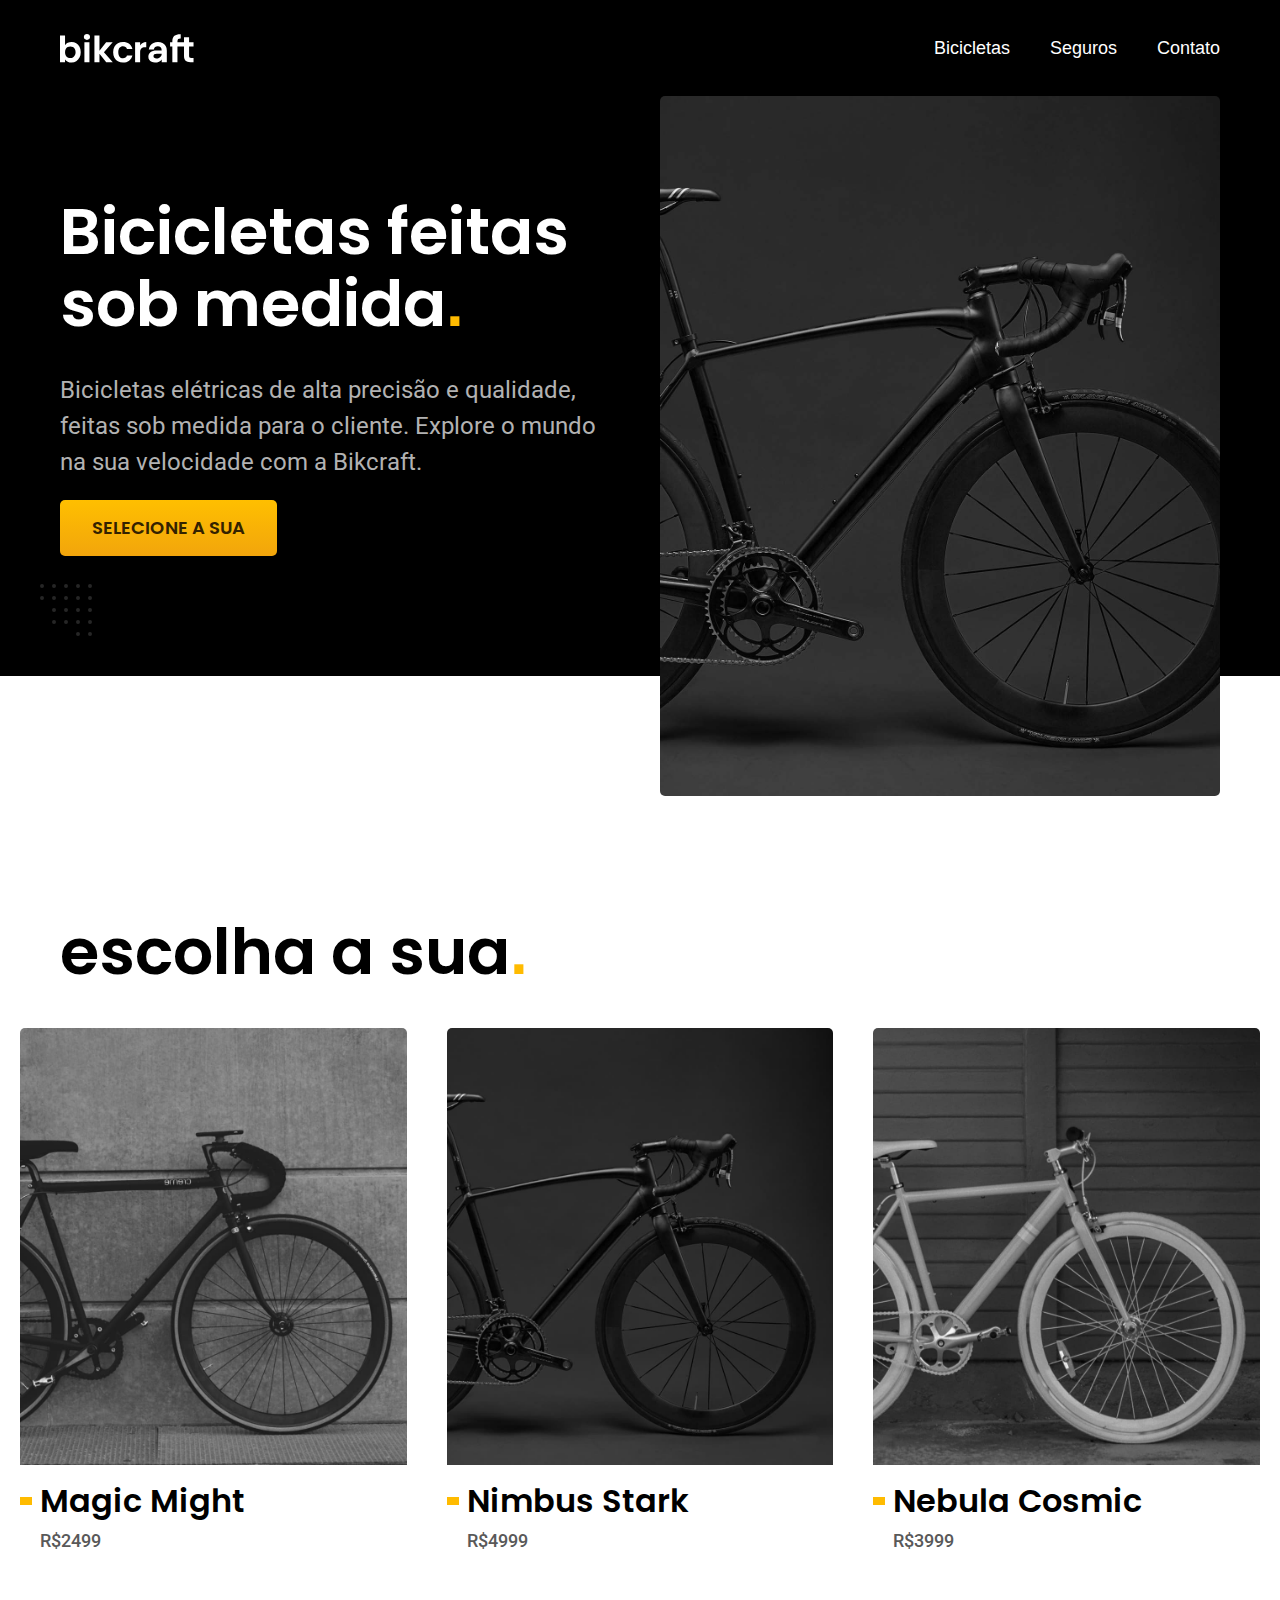
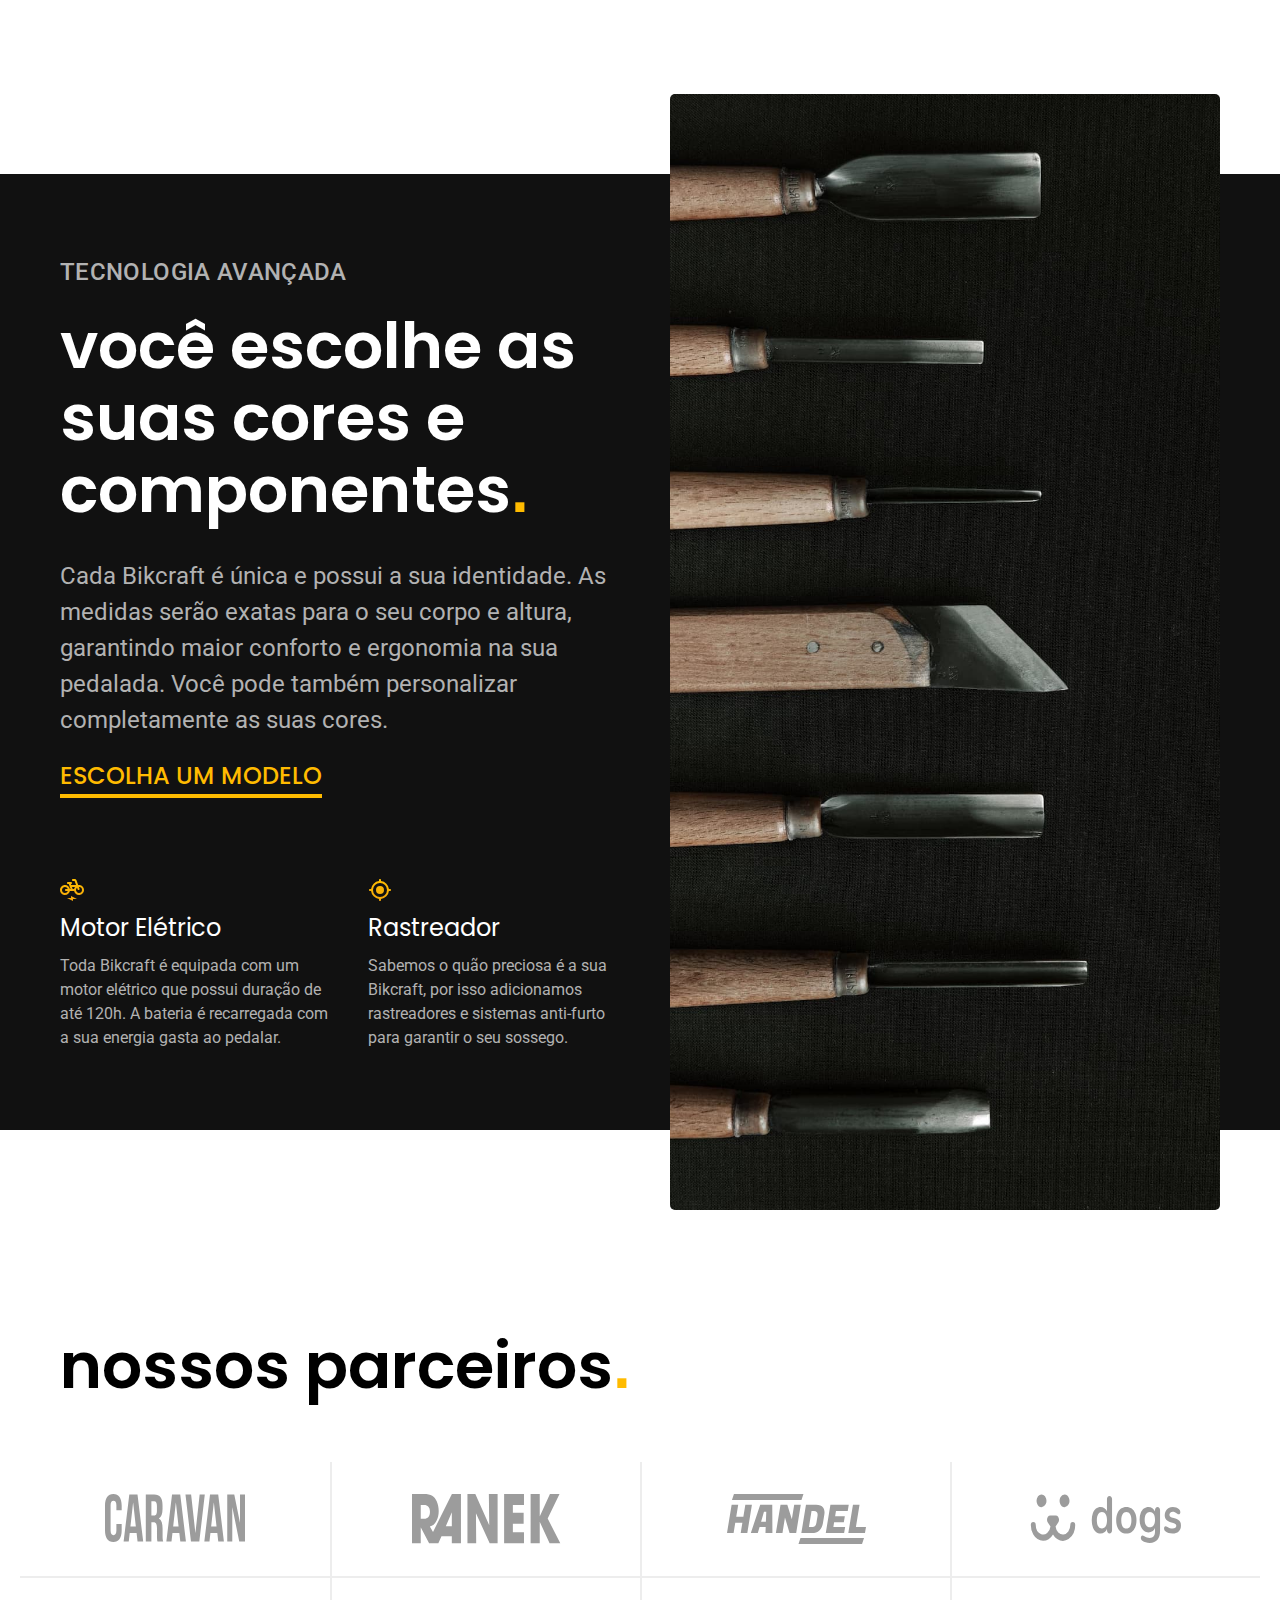
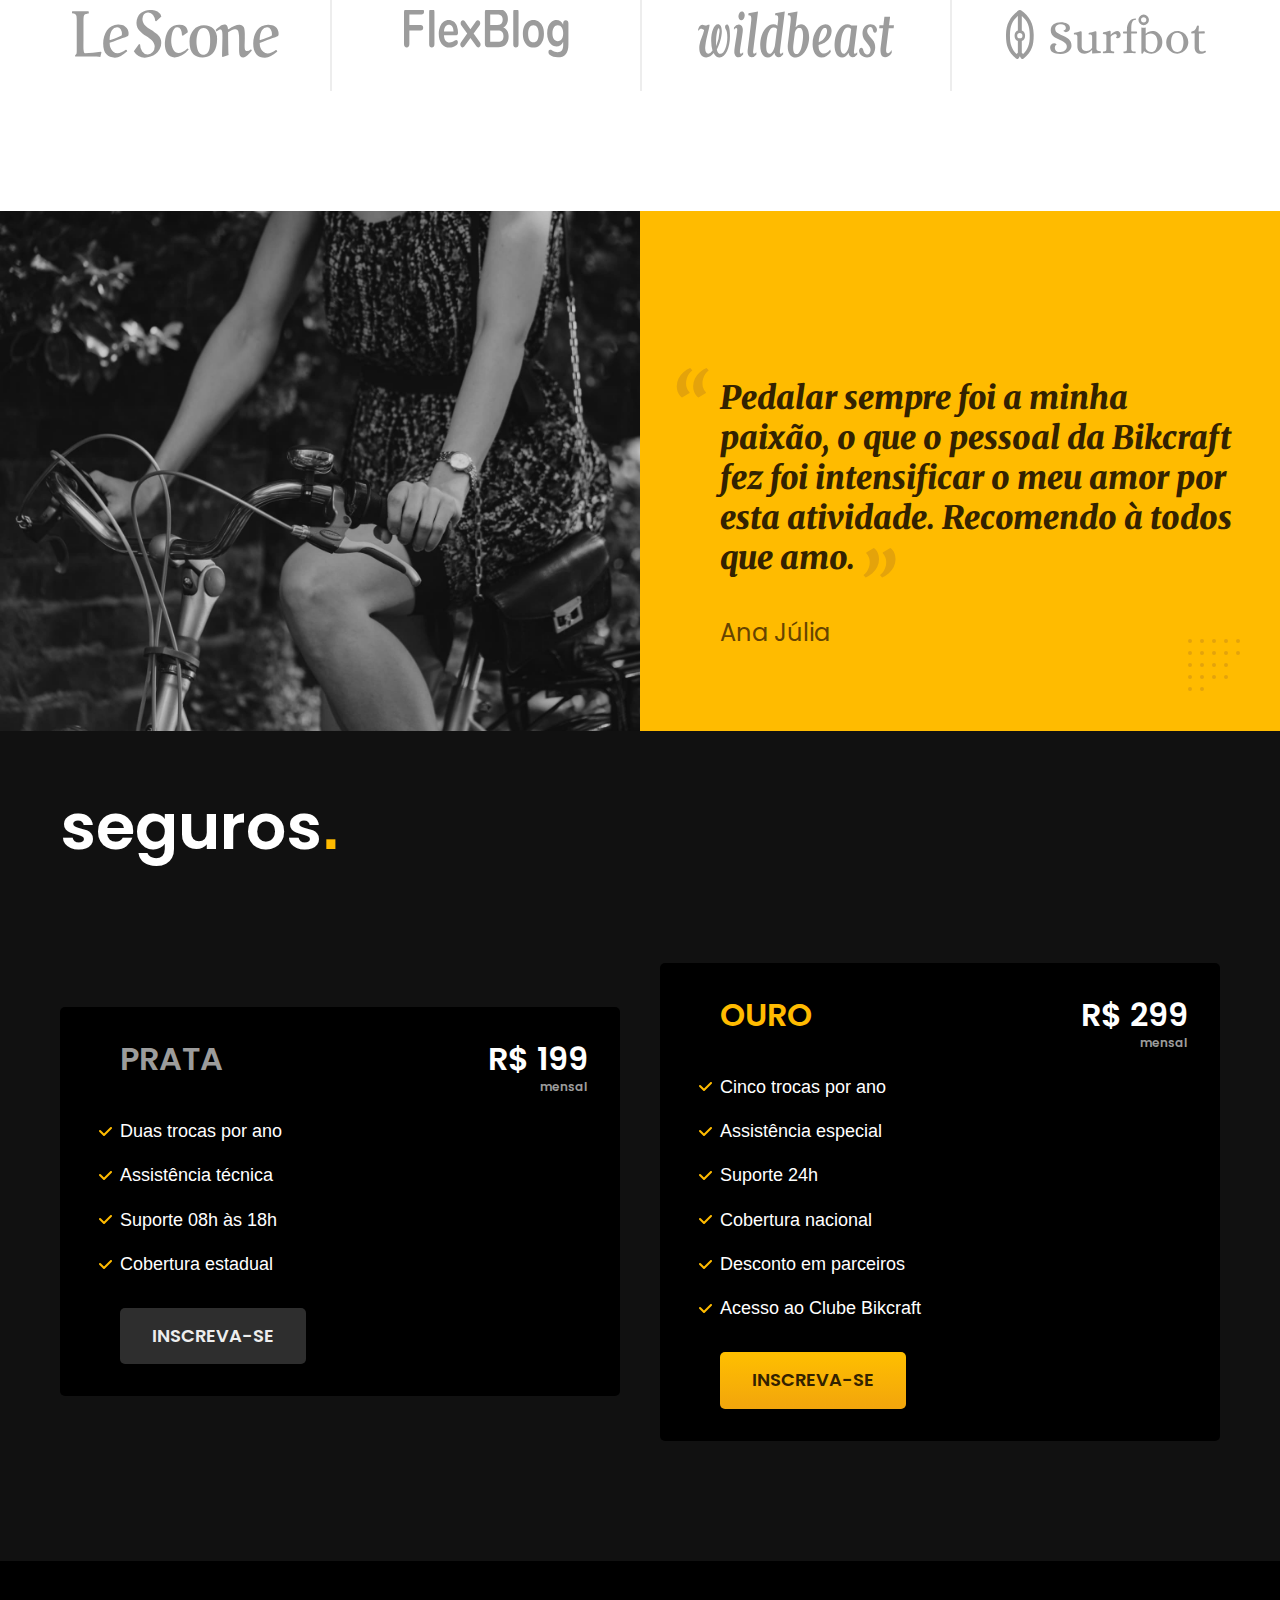
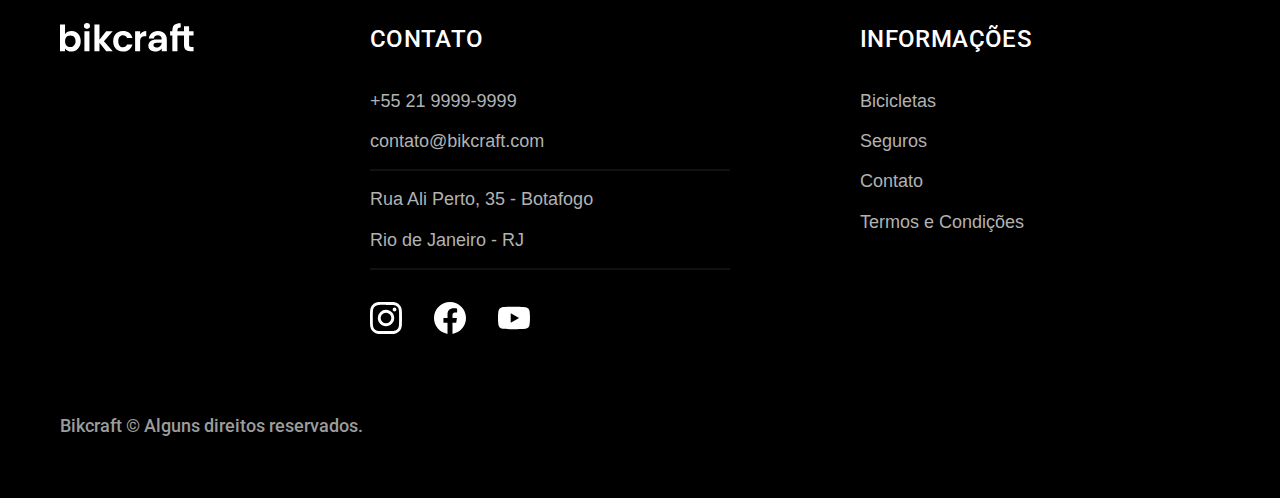
<file: index.html>
<!DOCTYPE html>
<html lang="en">

<head>
  <meta charset="UTF-8">
  <meta name="viewport" content="width=device-width, initial-scale=1.0">
  <meta name="description" content="Bicicletas elétricas de alta precisão e qualidade,  feitas sob medida para o cliente. Explore o mundo na sua velocidade com a Bikcraft.">

  <link rel="preconnect" href="https://fonts.googleapis.com">
  <link rel="preconnect" href="https://fonts.gstatic.com" crossorigin>
  <link href="https://fonts.googleapis.com/css2?family=Merriweather:ital,wght@1,900&family=Poppins:wght@400;600&family=Roboto:wght@400;500&display=swap" rel="stylesheet">

  <link rel="icon" href="./favicon.svg" type="image/svg+xml">
  <link rel="preload" href="./css/style.css">
  <link rel="stylesheet" href="./css/style.css">

  <script>document.documentElement.classList.add("js")</script>

  <title>Bikcraft - Bicicletas Elétricas</title>
</head>

<body>
  <header class="header-bg">
    <div class="header container">
      <a href="../index.html">
        <img src="img/bikcraft.svg" alt="Bikcraft" width="136" height="32">
      </a>
      <nav>
        <ul class="header-menu font-1-m cor-0">
          <li><a href="./bicicletas.html">Bicicletas</a></li>
          <li><a href="./seguros.html">Seguros</a></li>
          <li><a href="./contato.html">Contato</a></li>
        </ul>
      </nav>
    </div>
  </header>

  <main class="introducao-bg">
    <div class="introducao container">
      <div class="introducao-conteudo">
        <h1 class="font-1-xxl cor-0 fadeInDown" data-anime="200">Bicicletas feitas sob medida<span class="cor-p1">.</span></h1>
        <p class="font-2-l cor-5 fadeInDown" data-anime="400">Bicicletas elétricas de alta precisão e qualidade, feitas sob medida para o cliente. Explore o mundo na sua velocidade com a Bikcraft.</p>
        <a class="botao fadeInDown" href="./bicicletas.html" data-anime="600">Selecione a sua</a>
      </div>
      <picture data-anime="800" class="fadeInDown">
        <source media="(max-width: 800px)" srcset="./img/bicicletas/nimbus.jpg">
        <img src="./img/fotos/introducao.jpg" alt="Bicicleta Elétrica preta." width="1280" height="1600">
      </picture>

    </div>
  </main>

  <article class="bicicletas-lista">
    <h2 class="font-1-xxl container">escolha a sua<span class="cor-p1">.</span></h2>

    <ul>
      <li>
        <a href="./bicicletas/magic.html">
          <img src="img/bicicletas/magic-home.jpg" alt="Bicicleta preta" width="920" height="1040">
          <h3 class="font-1-xl">Magic Might</h3>
          <span class="font-2-m cor-8">R$2499</span>
        </a>
      </li>
      <li>
        <a href="./bicicletas/nimbus.html">
          <img src="img/bicicletas/nimbus-home.jpg" alt="Bicicleta preta" width="920" height="1040">
          <h3 class="font-1-xl">Nimbus Stark</h3>
          <span class="font-2-m cor-8">R$4999</span>
        </a>
      </li>
      <li>
        <a href="./bicicletas/nebula.html">
          <img src="img/bicicletas/nebula-home.jpg" alt="Bicicleta preta" width="920" height="1040">
          <h3 class="font-1-xl">Nebula Cosmic </h3>
          <span class="font-2-m cor-8">R$3999</span>
        </a>
      </li>
    </ul>

  </article>

  <article class="tecnologia-bg">
    <div class="tecnologia container">
      <div class="tecnologia-conteudo">
        <span class="cor-5 font-2-l-b fadeInLeft" data-anime="200">tecnologia avançada</span>
        <h2 class="font-1-xxl cor-0 fadeInLeft" data-anime="200">você escolhe as suas cores e componentes<span class="cor-p1">.</span></h2>
        <p class="font-2-l cor-5 fadeInLeft" data-anime="400">Cada Bikcraft é única e possui a sua identidade. As medidas serão exatas para o seu corpo e altura, garantindo maior conforto e ergonomia na sua pedalada. Você pode também personalizar completamente as suas cores.</p>
        <a class="link fadeInLeft" data-anime="600" href="./bicicletas.html">escolha um modelo</a>
        <div class="tecnologia-vantagens fadeInLeft" data-anime="800">
          <div>
            <img src="img/icones/eletrica.svg" alt="" width="24" height="24">
            <h3 class="font-1-l cor-0">Motor Elétrico</h3>
            <p class="font-2-s cor-5">Toda Bikcraft é equipada com um motor elétrico que possui duração de até 120h. A bateria é recarregada com a sua energia gasta ao pedalar.</p>
          </div>
          <div>
            <img src="img/icones/rastreador.svg" alt="" width="24" height="24">
            <h3 class="font-1-l cor-0">Rastreador</h3>
            <p class="font-2-s cor-5">Sabemos o quão preciosa é a sua Bikcraft, por isso adicionamos rastreadores e sistemas anti-furto para garantir o seu sossego.</p>
          </div>
        </div>

      </div>
      <div class="tecnologia-imagem fadeInRight" data-anime="1000">
        <img src="img/fotos/tecnologia.jpg" alt="Tecnologia foto" width="1200" height="1920">
      </div>
    </div>
  </article>

  <section class="parceiros" aria-label="Parceiros">
    <h2 class="font-1-xxl container">nossos parceiros<span class="cor-p1">.</span></h2>

    <ul>
      <li><img src="img/parceiros/caravan.svg" alt="caravan" width="140" height="38"></li>
      <li><img src="img/parceiros/ranek.svg" alt="ranek" width="149" height="36"></li>
      <li><img src="img/parceiros/handel.svg" alt="handel" width="139" height="50"></li>
      <li><img src="img/parceiros/dogs.svg" alt="dogs" width="152" height="39"></li>
      <li><img src="img/parceiros/lescone.svg" alt="lescone" width="208" height="41"></li>
      <li><img src="img/parceiros/flexblog.svg" alt="flexblog" width="165" height="38"></li>
      <li><img src="img/parceiros/wildbeast.svg" alt="wildbeast" width="196" height="34"></li>
      <li><img src="img/parceiros/surfbot.svg" alt="surfbot" width="200" height="49"></li>
    </ul>
  </section>

  <section class="depoimento" aria-label="Depoimento">
    <div class="depoimento-imagem">
      <img src="img/fotos/depoimento.jpg" alt="Pessoa pedalando uma bicicleta Bikcraft" width="1560" height="1360">
    </div>

    <div class="depoimento-conteudo">
      <blockquote class="font-1-xl cor-p5">
        <p>Pedalar sempre foi a minha paixão, o que o pessoal da Bikcraft fez foi intensificar o meu amor por esta atividade. Recomendo à todos que amo.</p>
        <span class="font-1-l cor-p4">Ana Júlia</span>
      </blockquote>
    </div>
  </section>

  <article class="seguros-bg">
    <div class="seguros container">
      <h2 class="font-1-xxl cor-0">seguros<span class="cor-p1">.</span></h2>

      <div class="seguros-item fadeInLeft" data-anime="200">
        <h3 class="font-1-xl cor-6">PRATA</h3>
        <span class="font-1-xl cor-0">R$ 199 <span class="font-1-xs cor-6">mensal</span></span>
        <ul class="font-2-m cor-0">
          <li>Duas trocas por ano</li>
          <li>Assistência técnica</li>
          <li>Suporte 08h às 18h</li>
          <li>Cobertura estadual</li>
        </ul>
        <a class="botao secundario" href="./orçamento.html?tipo=seguro&produto=prata">Inscreva-se</a>
      </div>
      <div class="seguros-item fadeInRight" data-anime="400">
        <h3 class="font-1-xl cor-p1">OURO</h3>
        <span class="font-1-xl cor-0">R$ 299 <span class="font-1-xs cor-6">mensal</span></span>
        <ul class="font-2-m cor-0">
          <li>Cinco trocas por ano</li>
          <li>Assistência especial</li>
          <li>Suporte 24h</li>
          <li>Cobertura nacional</li>
          <li>Desconto em parceiros</li>
          <li>Acesso ao Clube Bikcraft</li>
        </ul>
        <a class="botao" href="./orçamento.html?tipo=seguro&produto=ouro">Inscreva-se</a>
      </div>
    </div>
  </article>


  <footer class="footer-bg">
    <div class="footer container">
      <img src="img/bikcraft.svg" alt="Bikcraft" width="136" height="32">

      <div class="footer-contato">
        <h3 class="font-2-l-b cor-0">Contato</h3>
        <ul class="font-2-m cor-5">
          <li><a href="tel:+552199999999">+55 21 9999-9999</a></li>
          <li><a href="emailto:contato@bikcraft.com">contato@bikcraft.com</a></li>
          <li>Rua Ali Perto, 35 - Botafogo</li>
          <li>Rio de Janeiro - RJ</li>
        </ul>
        <div class="footer-redes">
          <a href="./">
            <img src="img/redes/instagram.svg" alt="Instagram" width="32" height="32">
          </a>
          <a href="./">
            <img src="img/redes/facebook.svg" alt="Facebook" width="32" height="32">
          </a>
          <a href="./">
            <img src="img/redes/youtube.svg" alt="Youtube" width="32" height="32">
          </a>
        </div>
      </div>
      <div class="footer-informacoes">
        <h3 class="font-2-l-b cor-0">Informações</h3>
        <nav>
          <ul class="font-1-m cor-5">
            <li><a href="./bicicletas.html">Bicicletas</a></li>
            <li><a href="./seguros.html">Seguros</a></li>
            <li><a href="./contato.html">Contato</a></li>
            <li><a href="./termos.html">Termos e Condições</a></li>
          </ul>
        </nav>
      </div>
      <p class="footer-copy font-2-m cor-6">Bikcraft © Alguns direitos reservados.</p>
    </div>
  </footer>
  <script src="./js/simple-anime.js"></script>
  <script src="./js/script.js"></script>
</body>

</html>
</file>
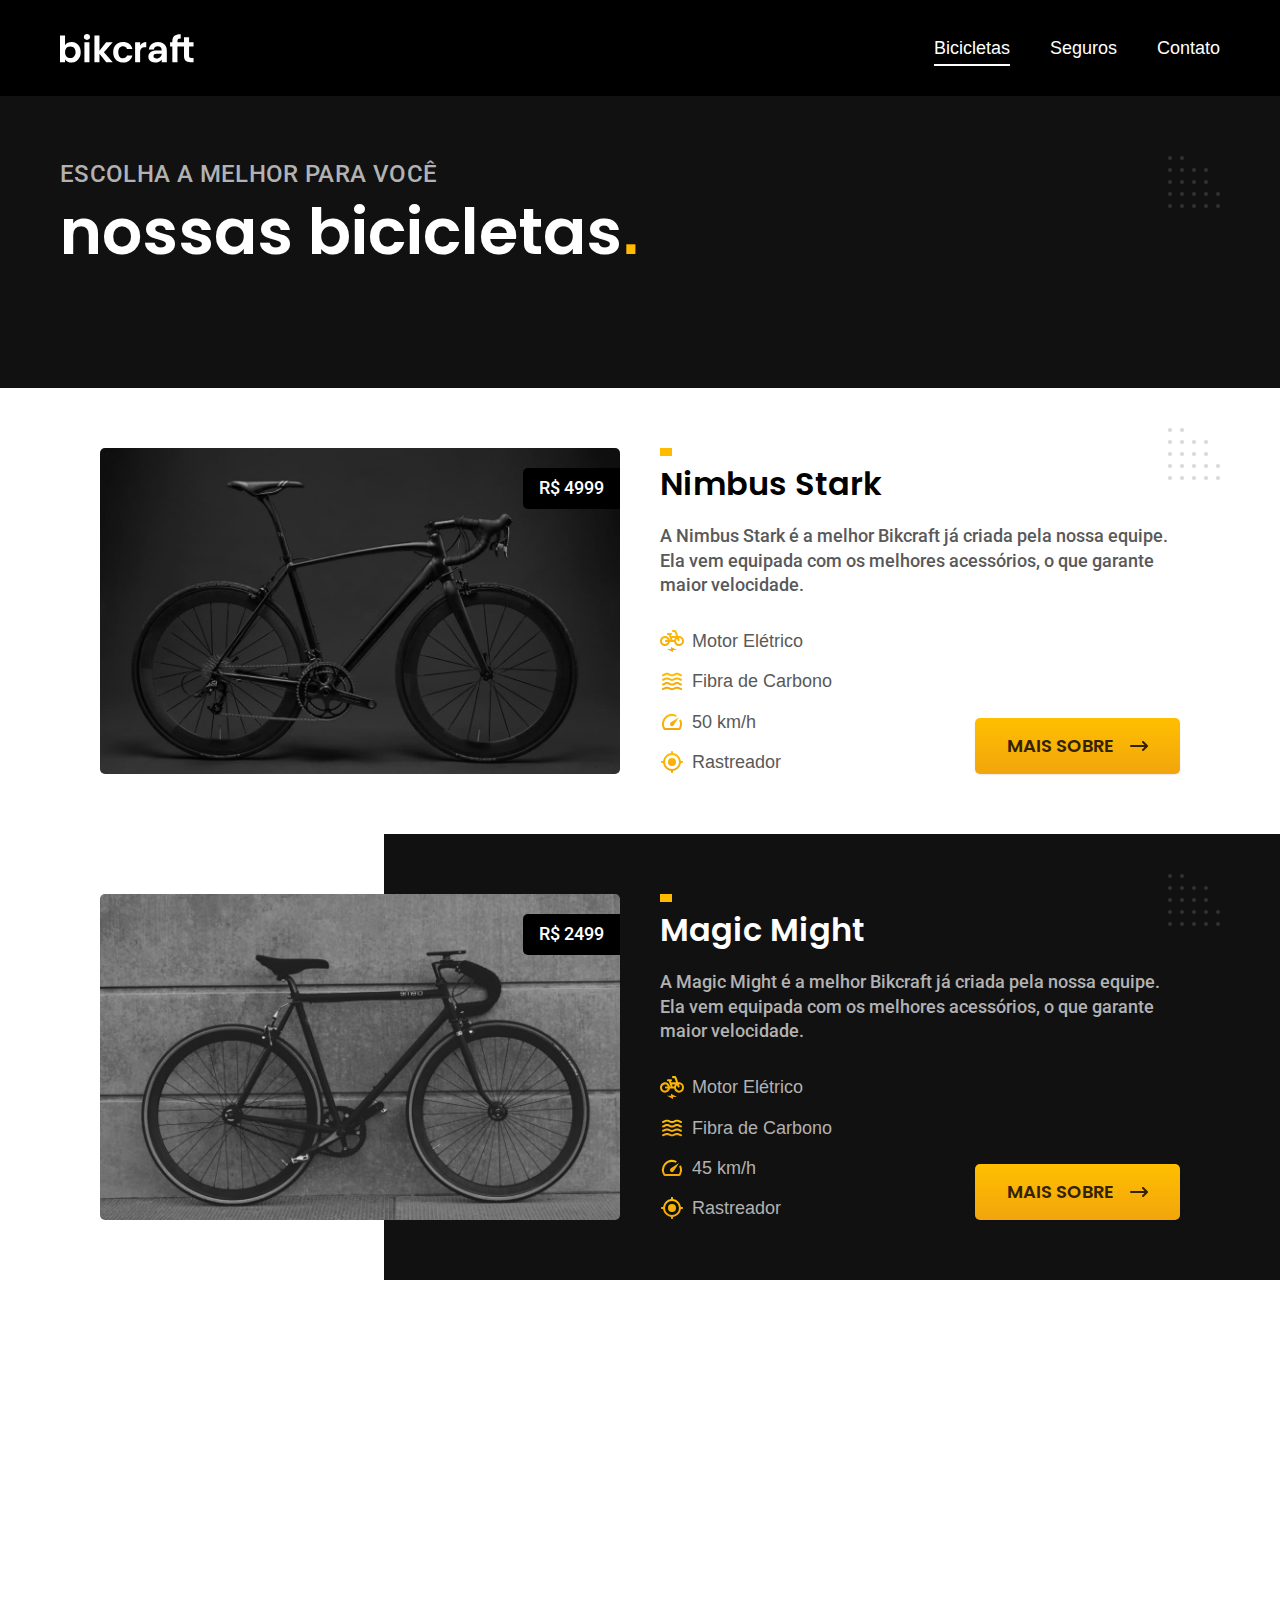
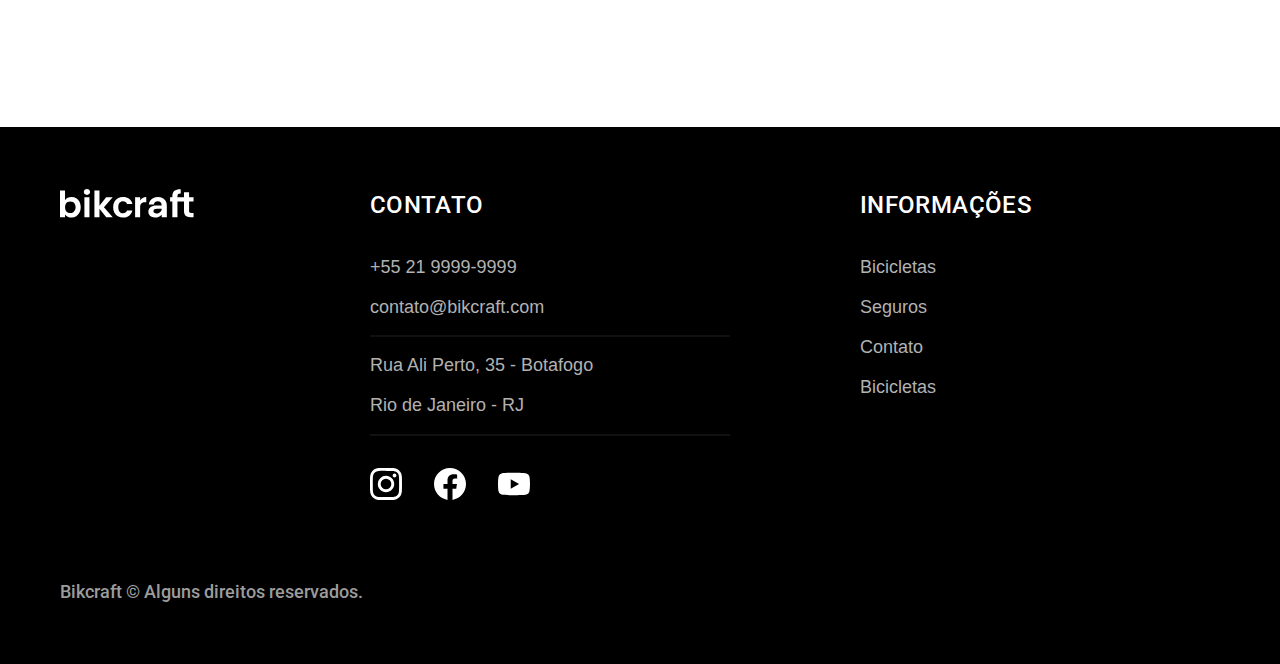
<file: bicicletas.html>
<!DOCTYPE html>
<html lang="en">

<head>
  <meta charset="UTF-8">
  <meta name="viewport" content="width=device-width, initial-scale=1.0">
  <meta name="description" content="Bicicletas elétricas.">

  <link rel="preconnect" href="https://fonts.googleapis.com">
  <link rel="preconnect" href="https://fonts.gstatic.com" crossorigin>
  <link href="https://fonts.googleapis.com/css2?family=Merriweather:ital,wght@1,900&family=Poppins:wght@400;600&family=Roboto:wght@400;500&display=swap" rel="stylesheet">

  <link rel="icon" href="./favicon.svg" type="image/svg+xml">
  <link rel="preload" href="./css/style.css">
  <link rel="stylesheet" href="./css/style.css">

  <script>document.documentElement.classList.add("js")</script>


  <title>Bicicletas | Bikcraft</title>
</head>

<body id="bicicletas">
  <header class="header-bg">
    <div class="header container">
      <a href="./index.html">
        <img src="img/bikcraft.svg" alt="Bikcraft" width="136" height="32">
      </a>
      <nav>
        <ul class="header-menu font-1-m cor-0">
          <li><a href="./bicicletas.html">Bicicletas</a></li>
          <li><a href="./seguros.html">Seguros</a></li>
          <li><a href="./contato.html">Contato</a></li>
        </ul>
      </nav>
    </div>
  </header>

  <main>
    <div class="titulo-bg">
      <div class="titulo container">
        <p class="font-2-l-b cor-5">Escolha a melhor para você</p>
        <h2 class="font-1-xxl cor-0">nossas bicicletas<span class="cor-p1">.</span></h2>
      </div>
    </div>


    <div class="bicicleta container fadeInLeft " data-anime="200">
      <div class="bicicleta-imagem">
        <img src="./img/bicicletas/nimbus.jpg" alt="Bicicleta preta" width="1120" height="680">
        <span class="font-2-m cor-0">R$ 4999</span>
      </div>
      <div class="bicicleta-conteudo">
        <h2 class="font-1-xl">Nimbus Stark</h2>
        <p class="font-2-m cor-8">A Nimbus Stark é a melhor Bikcraft já criada pela nossa equipe. Ela vem equipada com os melhores acessórios, o que garante maior velocidade.</p>
        <ul class="font-1-m cor-8">
          <li>
            <img src="img/icones/eletrica.svg" alt="" width="24" height="24">
            Motor Elétrico
          </li>
          <li>
            <img src="img/icones/carbono.svg" alt="" width="24" height="24">
            Fibra de Carbono
          </li>
          <li>
            <img src="img/icones/velocidade.svg" alt="" width="24" height="24">
            50 km/h
          </li>
          <li>
            <img src="img/icones/rastreador.svg" alt="" width="24" height="24">
            Rastreador
          </li>
        </ul>
        <a class="botao seta" href="./bicicletas/nimbus.html">Mais sobre</a>
      </div>
    </div>

    <div class="bicicleta-bg">
      <div class="bicicleta container fadeInRight" data-anime="400">
        <div class="bicicleta-imagem">
          <img src="./img/bicicletas/magic.jpg" alt="Bicicleta preta">
          <span class="font-2-m cor-0">R$ 2499</span>
        </div>
        <div class="bicicleta-conteudo">
          <h2 class="font-1-xl cor-0">Magic Might</h2>
          <p class="font-2-m cor-5">A Magic Might é a melhor Bikcraft já criada pela nossa equipe. Ela vem equipada com os melhores acessórios, o que garante maior velocidade.</p>
          <ul class="font-1-m cor-5">
            <li>
              <img src="img/icones/eletrica.svg" alt="" width="24" height="24">
              Motor Elétrico
            </li>
            <li>
              <img src="img/icones/carbono.svg" alt="" width="24" height="24">
              Fibra de Carbono
            </li>
            <li>
              <img src="img/icones/velocidade.svg" alt="" width="24" height="24">
              45 km/h
            </li>
            <li>
              <img src="img/icones/rastreador.svg" alt="" width="24" height="24">
              Rastreador
            </li>
          </ul>
          <a class="botao seta" href="./bicicletas/magic.html">Mais sobre</a>
        </div>
      </div>
    </div>

    <div class="bicicleta container fadeInLeft" data-anime="800">
      <div class="bicicleta-imagem">
        <img src="./img/bicicletas/nebula.jpg" alt="Bicicleta branca" width="1120" height="680">
        <span class="font-2-m cor-0">R$ 3999</span>
      </div>
      <div class="bicicleta-conteudo">
        <h2 class="font-1-xl">Nebula Cosmic</h2>
        <p class="font-2-m cor-8">A Nebula Cosmic é a melhor Bikcraft já criada pela nossa equipe. Ela vem equipada com os melhores acessórios, o que garante maior velocidade.</p>
        <ul class="font-1-m cor-8">
          <li>
            <img src="img/icones/eletrica.svg" alt="" width="24" height="24">>
            Motor Elétrico
          </li>
          <li>
            <img src="img/icones/carbono.svg" alt="" width="24" height="24">>
            Fibra de Carbono
          </li>
          <li>
            <img src="img/icones/velocidade.svg" alt="" width="24" height="24">>
            40 km/h
          </li>
          <li>
            <img src="img/icones/rastreador.svg" alt="" width="24" height="24">>
            Rastreador
          </li>
        </ul>
        <a class="botao seta" href="./bicicletas/nebula.html">Mais sobre</a>
      </div>
    </div>


  </main>

  <footer class="footer-bg">
    <div class="footer container">
      <img src="img/bikcraft.svg" alt="Bikcraft" width="136" height="32">

      <div class="footer-contato">
        <h3 class="font-2-l-b cor-0">Contato</h3>
        <ul class="font-2-m cor-5">
          <li><a href="tel:+552199999999">+55 21 9999-9999</a></li>
          <li><a href="emailto:contato@bikcraft.com">contato@bikcraft.com</a></li>
          <li>Rua Ali Perto, 35 - Botafogo</li>
          <li>Rio de Janeiro - RJ</li>
        </ul>
        <div class="footer-redes">
          <a href="./">
            <img src="img/redes/instagram.svg" alt="Instagram" width="32" height="32">
          </a>
          <a href="./">
            <img src="img/redes/facebook.svg" alt="Facebook" width="32" height="32">
          </a>
          <a href="./">
            <img src="img/redes/youtube.svg" alt="Youtube" width="32" height="32">
          </a>
        </div>
      </div>
      <div class="footer-informacoes">
        <h3 class="font-2-l-b cor-0">Informações</h3>
        <nav>
          <ul class="font-1-m cor-5">
            <li><a href="./bicicletas.html">Bicicletas</a></li>
            <li><a href="./seguros.html">Seguros</a></li>
            <li><a href="./contato.html">Contato</a></li>
            <li><a href="./termosecondicoes.html">Bicicletas</a></li>
          </ul>
        </nav>
      </div>
      <p class="footer-copy font-2-m cor-6">Bikcraft © Alguns direitos reservados.</p>
    </div>
  </footer>

  <script src="./js/simple-anime.js"></script>
  <script src="./js/script.js"></script>
</body>

</html>
</file>
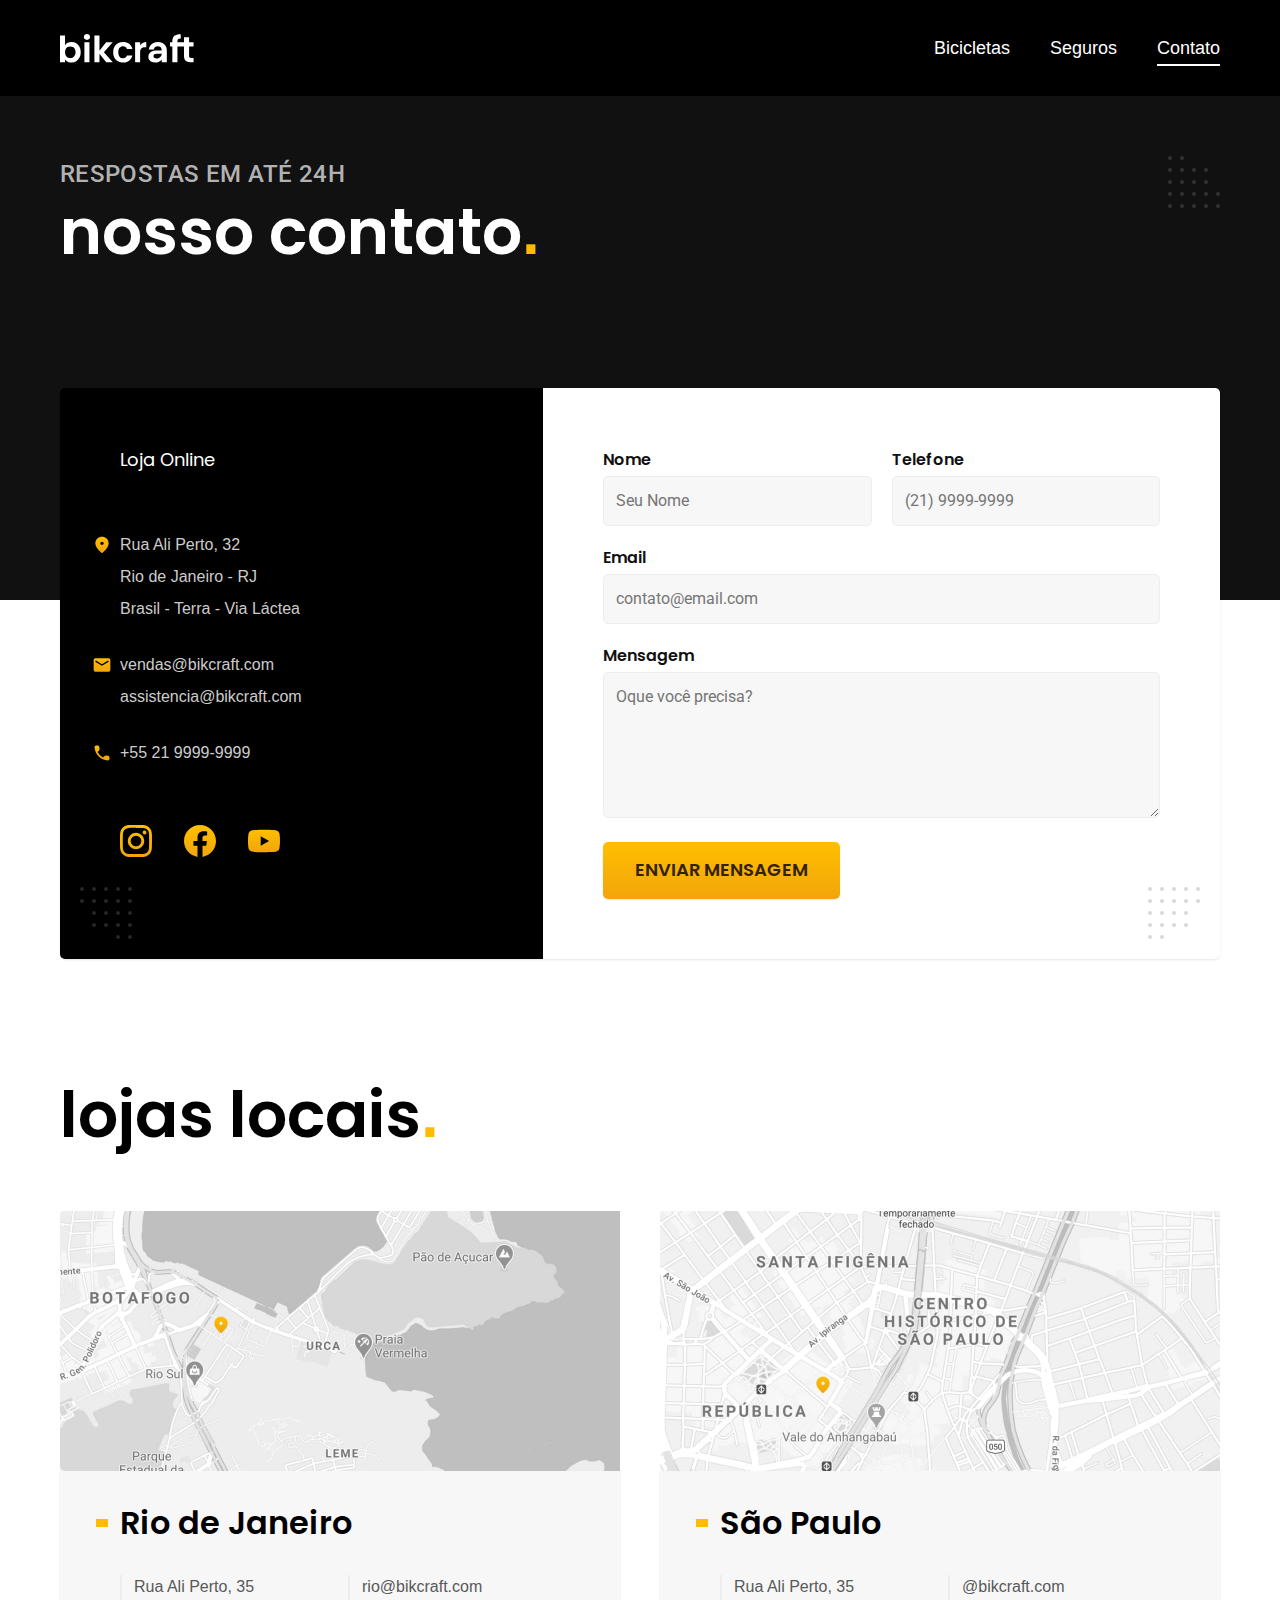
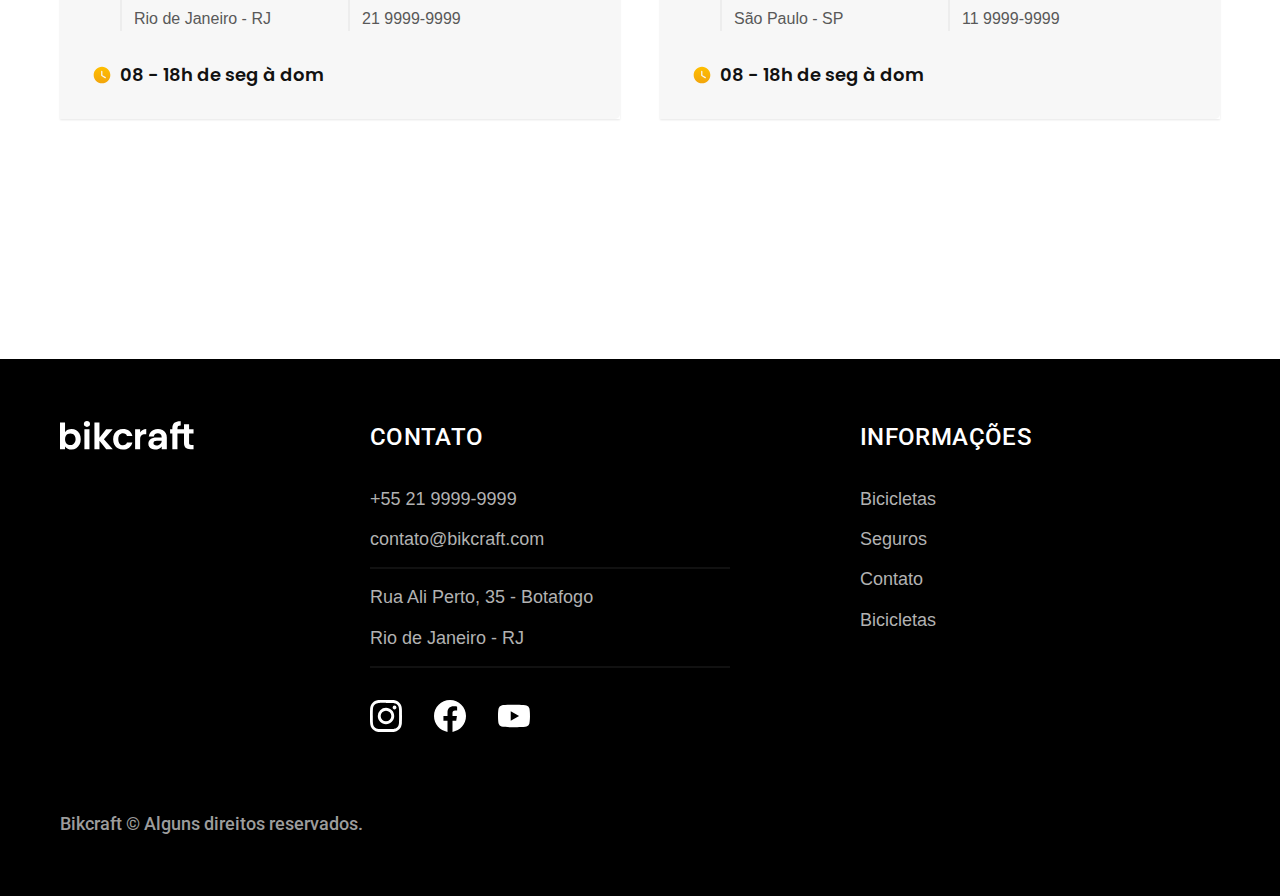
<file: contato.html>
<!DOCTYPE html>
<html lang="en">

<head>
  <meta charset="UTF-8">
  <meta name="viewport" content="width=device-width, initial-scale=1.0">
  <meta name="description" content="Termos e condições.">

  <link rel="preconnect" href="https://fonts.googleapis.com">
  <link rel="preconnect" href="https://fonts.gstatic.com" crossorigin>
  <link href="https://fonts.googleapis.com/css2?family=Merriweather:ital,wght@1,900&family=Poppins:wght@400;600&family=Roboto:wght@400;500&display=swap" rel="stylesheet">

  <link rel="icon" href="./favicon.svg" type="image/svg+xml">
  <link rel="preload" href="./css/style.css">
  <link rel="stylesheet" href="./css/style.css">

  <script>document.documentElement.classList.add("js")</script>

  <title>Contato | Bikcraft</title>
</head>

<body id="contato">
  <header class="header-bg">
    <div class="header container">
      <a href="./index.html">
        <img src="img/bikcraft.svg" alt="Bikcraft" width="136" height="32">
      </a>
      <nav>
        <ul class="header-menu font-1-m cor-0">
          <li><a href="./bicicletas.html">Bicicletas</a></li>
          <li><a href="./seguros.html">Seguros</a></li>
          <li><a href="./contato.html">Contato</a></li>
        </ul>
      </nav>
    </div>
  </header>

  <main>
    <div class="titulo-bg">
      <div class="titulo container">
        <p class="font-2-l-b cor-5">respostas em até 24h</p>
        <h2 class="font-1-xxl cor-0">nosso contato<span class="cor-p1">.</span></h2>
      </div>
    </div>

    <div class="contato container fadeInDown" data-anime="200">
      <section class="contato-dados" aria-label="Endereço">
        <h2 class="font-1-m cor-0">Loja Online</h2>

        <div class="contato-endereco font-2-s cor-4">
          <p>Rua Ali Perto, 32</p>
          <p>Rio de Janeiro - RJ </p>
          <p>Brasil - Terra - Via Láctea </p>
        </div>
        <address class="contato-meios font-2-s cor-4">
          <a href="mailto:vendas@bikcraft.com">vendas@bikcraft.com</a>
          <a href="mailto:assistencia@bikcraft.com">assistencia@bikcraft.com</a>
          <a href="tel:+552199999999">+55 21 9999-9999</a>
        </address>
        <div class="contato-redes">
          <a href="./">
            <img src="img/redes/instagram-p.svg" alt="Logo do Instagram" width="32" height="32">
          </a>
          <a href="./">
            <img src="img/redes/facebook-p.svg" alt="Logo do Facebook" width="32" height="32">
          </a>
          <a href="./">
            <img src="img/redes/youtube-p.svg" alt="Logo do Youtube" width="32" height="32">
          </a>
        </div>
      </section>
      <section class="contato-formulario" aria-label="Formulário">
        <form class="form" action="./contato.html">
          <div>
            <label for="nome">Nome</label>
            <input type="text" id="nome" name="nome" placeholder="Seu Nome">
          </div>
          <div>
            <label for="telefone">Telefone</label>
            <input type="text" id="telefone" name="telefone" placeholder="(21) 9999-9999">
          </div>
          <div class="col-2">
            <label for="email">Email</label>
            <input type="email" id="email" name="email" placeholder="contato@email.com">
          </div>
          <div class="col-2">
            <label for="mensagem">Mensagem</label>
            <textarea name="mensagem" id="mensagem" rows="5" placeholder="Oque você precisa?"></textarea>
          </div>
          <button class="botao col-2">Enviar Mensagem</button>
        </form>
      </section>
    </div>

  </main>

  <section class="loja container">
    <h2 class="font-1-xxl">lojas locais<span class="cor-p1">.</span></h2>
    <div class="lojas-item">
      <img src="./img/lojas/rj.jpg" alt="Mapa marcando endereço em RJ" width="1120" height="520">
      <div class="loja-conteudo">
        <h3 class="font-1-xl">Rio de Janeiro</h3>
        <div class="lojas-dados font-2-s cor-8">
          <p>Rua Ali Perto, 35</p>
          <p>Rio de Janeiro - RJ</p>
        </div>
        <div class="lojas-dados font-2-s cor-8">
          <a href="mailto:rio@bikcraft.com">rio@bikcraft.com</a>
          <a href="tel:+552199999999">21 9999-9999</a>
        </div>
        <p class="loja-tempo font-1-m-b cor-11">08 - 18h de seg à dom</p>
      </div>
    </div>
    <div class="lojas-item">
      <img src="./img/lojas/sp.jpg" alt="Mapa marcando endereço em SP" width="1120" height="520">
      <div class="loja-conteudo">
        <h3 class="font-1-xl">São Paulo</h3>
        <div class="lojas-dados font-2-s cor-8">
          <p>Rua Ali Perto, 35</p>
          <p>São Paulo - SP</p>
        </div>
        <div class="lojas-dados font-2-s cor-8">
          <a href="mailto:@bikcraft.com">@bikcraft.com</a>
          <a href="tel:+551199999999">11 9999-9999</a>
        </div>
        <p class="loja-tempo font-1-m-b cor-11">08 - 18h de seg à dom</p>
      </div>
    </div>
  </section>

  <footer class="footer-bg">
    <div class="footer container">
      <img src="img/bikcraft.svg" alt="Bikcraft" width="136" height="32">

      <div class="footer-contato">
        <h3 class="font-2-l-b cor-0">Contato</h3>
        <ul class="font-2-m cor-5">
          <li><a href="tel:+552199999999">+55 21 9999-9999</a></li>
          <li><a href="emailto:contato@bikcraft.com">contato@bikcraft.com</a></li>
          <li>Rua Ali Perto, 35 - Botafogo</li>
          <li>Rio de Janeiro - RJ</li>
        </ul>
        <div class="footer-redes">
          <a href="./">
            <img src="img/redes/instagram.svg" alt="Instagram" width="32" height="32">
          </a>
          <a href="./">
            <img src="img/redes/facebook.svg" alt="Facebook" width="32" height="32">
          </a>
          <a href="./">
            <img src="img/redes/youtube.svg" alt="Youtube" width="32" height="32">
          </a>
        </div>
      </div>
      <div class="footer-informacoes">
        <h3 class="font-2-l-b cor-0">Informações</h3>
        <nav>
          <ul class="font-1-m cor-5">
            <li><a href="./bicicletas.html">Bicicletas</a></li>
            <li><a href="./seguros.html">Seguros</a></li>
            <li><a href="./contato.html">Contato</a></li>
            <li><a href="./termosecondicoes.html">Bicicletas</a></li>
          </ul>
        </nav>
      </div>
      <p class="footer-copy font-2-m cor-6">Bikcraft © Alguns direitos reservados.</p>
    </div>
  </footer>
  <script src="./js/simple-anime.js"></script>
  <script src="./js/script.js"></script>
</body>

</html>
</file>
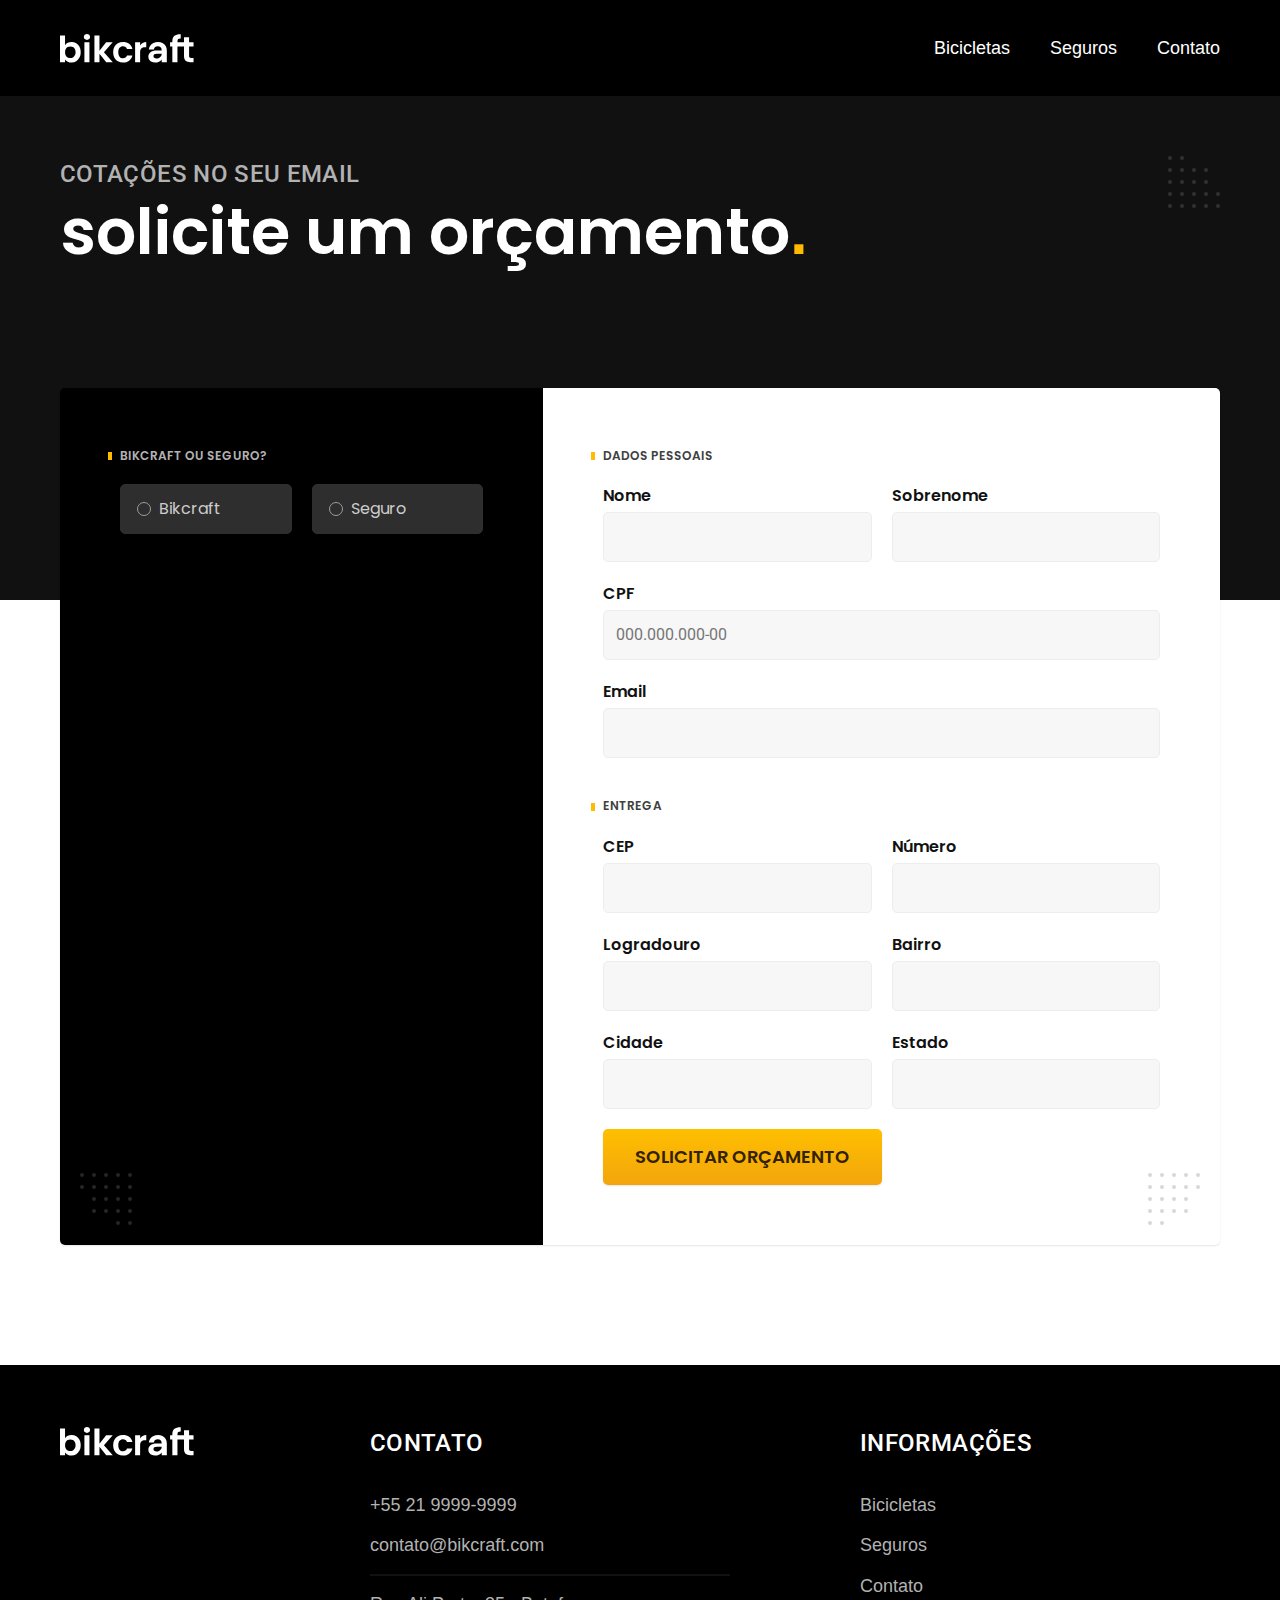
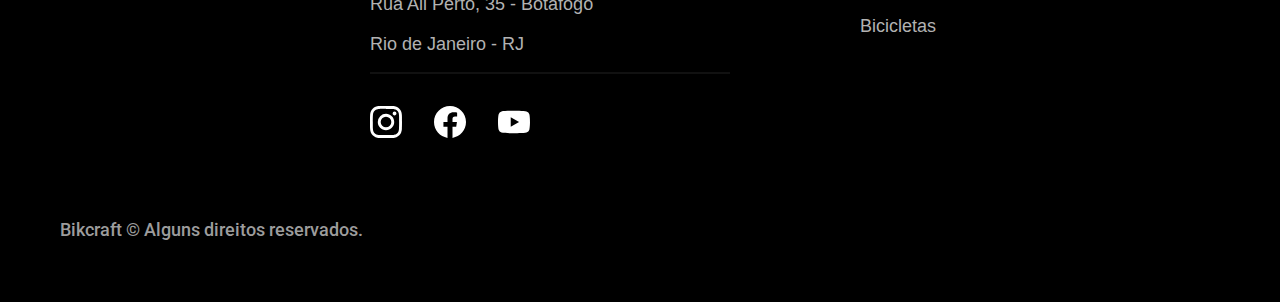
<file: orçamento.html>
<!DOCTYPE html>
<html lang="en">

<head>
  <meta charset="UTF-8">
  <meta name="viewport" content="width=device-width, initial-scale=1.0">
  <meta name="description" content="Termos e condições.">

  <link rel="preconnect" href="https://fonts.googleapis.com">
  <link rel="preconnect" href="https://fonts.gstatic.com" crossorigin>
  <link href="https://fonts.googleapis.com/css2?family=Merriweather:ital,wght@1,900&family=Poppins:wght@400;600&family=Roboto:wght@400;500&display=swap" rel="stylesheet">

  <link rel="icon" href="./favicon.svg" type="image/svg+xml">
  <link rel="preload" href="./css/style.css">
  <link rel="stylesheet" href="./css/style.css">

  <script>document.documentElement.classList.add("js")</script>


  <title>Orçamento | Bikcraft</title>
</head>

<body id="orçamento">
  <header class="header-bg">
    <div class="header container">
      <a href="./index.html">
        <img src="img/bikcraft.svg" alt="Bikcraft" width="136" height="32">
      </a>
      <nav>
        <ul class="header-menu font-1-m cor-0">
          <li><a href="./bicicletas.html">Bicicletas</a></li>
          <li><a href="./seguros.html">Seguros</a></li>
          <li><a href="./contato.html">Contato</a></li>
        </ul>
      </nav>
    </div>
  </header>

  <main>
    <div class="titulo-bg">
      <div class="titulo container">
        <p class="font-2-l-b cor-5">cotações no seu email</p>
        <h2 class="font-1-xxl cor-0">solicite um orçamento<span class="cor-p1">.</span></h2>
      </div>
    </div>

    <form class="orçamento container" action="./orçamento.html">
      <div class="orçamento-produto">
        <h2 class="font-1-xs cor-5">Bikcraft ou seguro?</h2>

        <input type="radio" id="bikcraft" name="tipo" value="bikcraft">
        <label for="bikcraft">Bikcraft</label>

        <input type="radio" id="seguro" name="tipo" value="seguro">
        <label for="seguro">Seguro</label>

        <div class="orçamento-conteudo" id="orçamento-bikcraft">
          <h2 class="font-1-xs cor-5">Escolha a sua</h2>

          <input type="radio" id="nimbus" name="produto" value="nimbus">
          <label for="nimbus">Nimbus Stark <span>R$ 4999</span></label>
          <div class="orçamento-detalhes">
            <ul class="font-1-xs cor-8">
              <li><img src="./img/icones/eletrica.svg" alt="" width="16" height="16">Motor Elétrico</li>
              <li><img src="./img/icones/carbono.svg" alt="" width="16" height="16">Fibra de Carbono</li>
              <li><img src="./img/icones/velocidade.svg" alt="" width="16" height="16">50 km/h</li>
              <li><img src="./img/icones/rastreador.svg" alt="" width="16" height="16">rastreador</li>
            </ul>
            <img src="./img/bicicletas/nimbus.jpg" alt="Bicicleta preta" width="1120" height="680">
          </div>

          <input type="radio" id="magic" name="produto" value="magic">
          <label for="magic">Magic Might <span>R$ 2499</span></label>
          <div class="orçamento-detalhes">
            <ul class="font-1-xs cor-8">
              <li><img src="./img/icones/eletrica.svg" alt="" width="16" height="16">Motor Elétrico</li>
              <li><img src="./img/icones/carbono.svg" alt="" width="16" height="16">Fibra de Carbono</li>
              <li><img src="./img/icones/velocidade.svg" alt="" width="16" height="16">45 km/h</li>
              <li><img src="./img/icones/rastreador.svg" alt="" width="16" height="16">rastreador</li>
            </ul>
            <img src="./img/bicicletas/magic.jpg" alt="Bicicleta preta" width="1120" height="680">
          </div>

          <input type="radio" id="nebula" name="produto" value="nebula">
          <label for="nebula">Nebula Cosmic <span>R$ 3999</span></label>
          <div class="orçamento-detalhes">
            <ul class="font-1-xs cor-8">
              <li><img src="./img/icones/eletrica.svg" alt="" width="16" height="16">Motor Elétrico</li>
              <li><img src="./img/icones/carbono.svg" alt="" width="16" height="16">Fibra de Carbono</li>
              <li><img src="./img/icones/velocidade.svg" alt="" width="16" height="16">40 km/h</li>
              <li><img src="./img/icones/rastreador.svg" alt="" width="16" height="16">rastreador</li>
            </ul>
            <img src="./img/bicicletas/nebula.jpg" alt="Bicicleta preta" width="1120" height="680">
          </div>

        </div>

        <div class="orçamento-conteudo" id="orçamento-seguro">
          <h2 class="font-1-xs cor-5">Escolha o plano</h2>

          <input type="radio" id="prata" name="produto" value="prata">
          <label for="prata">Prata <span>R$ 199</span></label>

          <input type="radio" id="ouro" name="produto" value="ouro">
          <label for="ouro">Ouro <span>R$ 299</span></label>

        </div>

      </div>

      <div class="orçamento-dados form">
        <h2 class="font-1-xs cor-9 col-2">Dados pessoais</h2>
        <div>
          <label for="nome">Nome</label>
          <input type="text" id="nome" name="nome">
        </div>
        <div>
          <label for="sobrenome">Sobrenome</label>
          <input type="text" id="sobrenome" name="sobrenome">
        </div>
        <div class="col-2">
          <label for="cpf">CPF</label>
          <input type="text" id="cpf" name="cpf" placeholder="000.000.000-00">
        </div>
        <div class="col-2">
          <label for="email">Email</label>
          <input type="text" id="email" name="email">
        </div>
        <h2 class="font-1-xs cor-9 col-2">Entrega</h2>
        <div>
          <label for="cep">CEP</label>
          <input type="text" id="cep" name="cep">
        </div>
        <div>
          <label for="número">Número</label>
          <input type="text" id="número" name="número">
        </div>
        <div>
          <label for="logradouro">Logradouro</label>
          <input type="text" id="logradouro" name="logradouro">
        </div>
        <div>
          <label for="bairro">Bairro</label>
          <input type="text" id="bairro" name="bairro">
        </div>
        <div>
          <label for="cidade">Cidade</label>
          <input type="text" id="cidade" name="cidade">
        </div>
        <div>
          <label for="estado">Estado</label>
          <input type="text" id="estado" name="estado">
        </div>
        <button class="botao col-2">Solicitar orçamento</button>
      </div>
    </form>
  </main>

  <footer class="footer-bg">
    <div class="footer container">
      <img src="img/bikcraft.svg" alt="Bikcraft" width="136" height="32">

      <div class="footer-contato">
        <h3 class="font-2-l-b cor-0">Contato</h3>
        <ul class="font-2-m cor-5">
          <li><a href="tel:+552199999999">+55 21 9999-9999</a></li>
          <li><a href="emailto:contato@bikcraft.com">contato@bikcraft.com</a></li>
          <li>Rua Ali Perto, 35 - Botafogo</li>
          <li>Rio de Janeiro - RJ</li>
        </ul>
        <div class="footer-redes">
          <a href="./">
            <img src="img/redes/instagram.svg" alt="Instagram" width="32" height="32">
          </a>
          <a href="./">
            <img src="img/redes/facebook.svg" alt="Facebook" width="32" height="32">
          </a>
          <a href="./">
            <img src="img/redes/youtube.svg" alt="Youtube" width="32" height="32">
          </a>
        </div>
      </div>
      <div class="footer-informacoes">
        <h3 class="font-2-l-b cor-0">Informações</h3>
        <nav>
          <ul class="font-1-m cor-5">
            <li><a href="./bicicletas.html">Bicicletas</a></li>
            <li><a href="./seguros.html">Seguros</a></li>
            <li><a href="./contato.html">Contato</a></li>
            <li><a href="./termosecondicoes.html">Bicicletas</a></li>
          </ul>
        </nav>
      </div>
      <p class="footer-copy font-2-m cor-6">Bikcraft © Alguns direitos reservados.</p>
    </div>
  </footer>

  <script src="./js/simple-anime.js"></script>
  <script src="./js/script.js"></script>
</body>

</html>
</file>
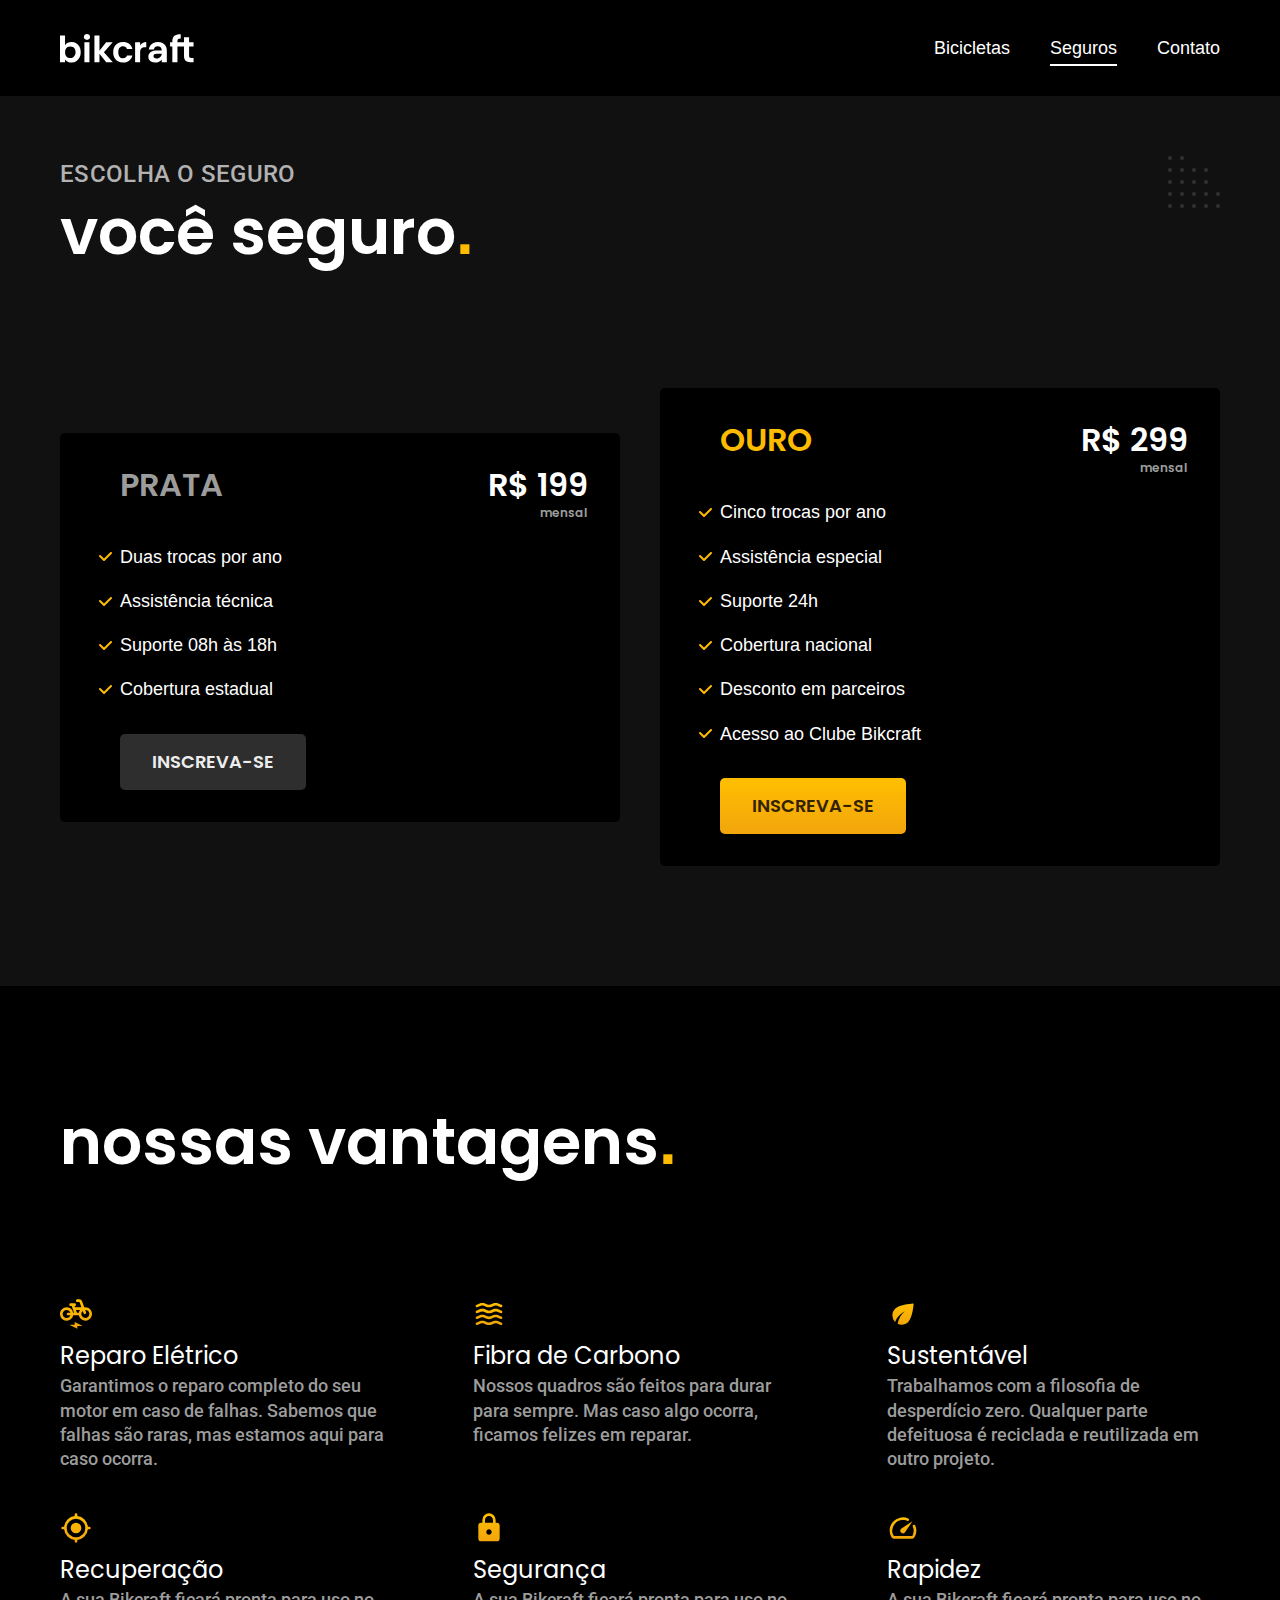
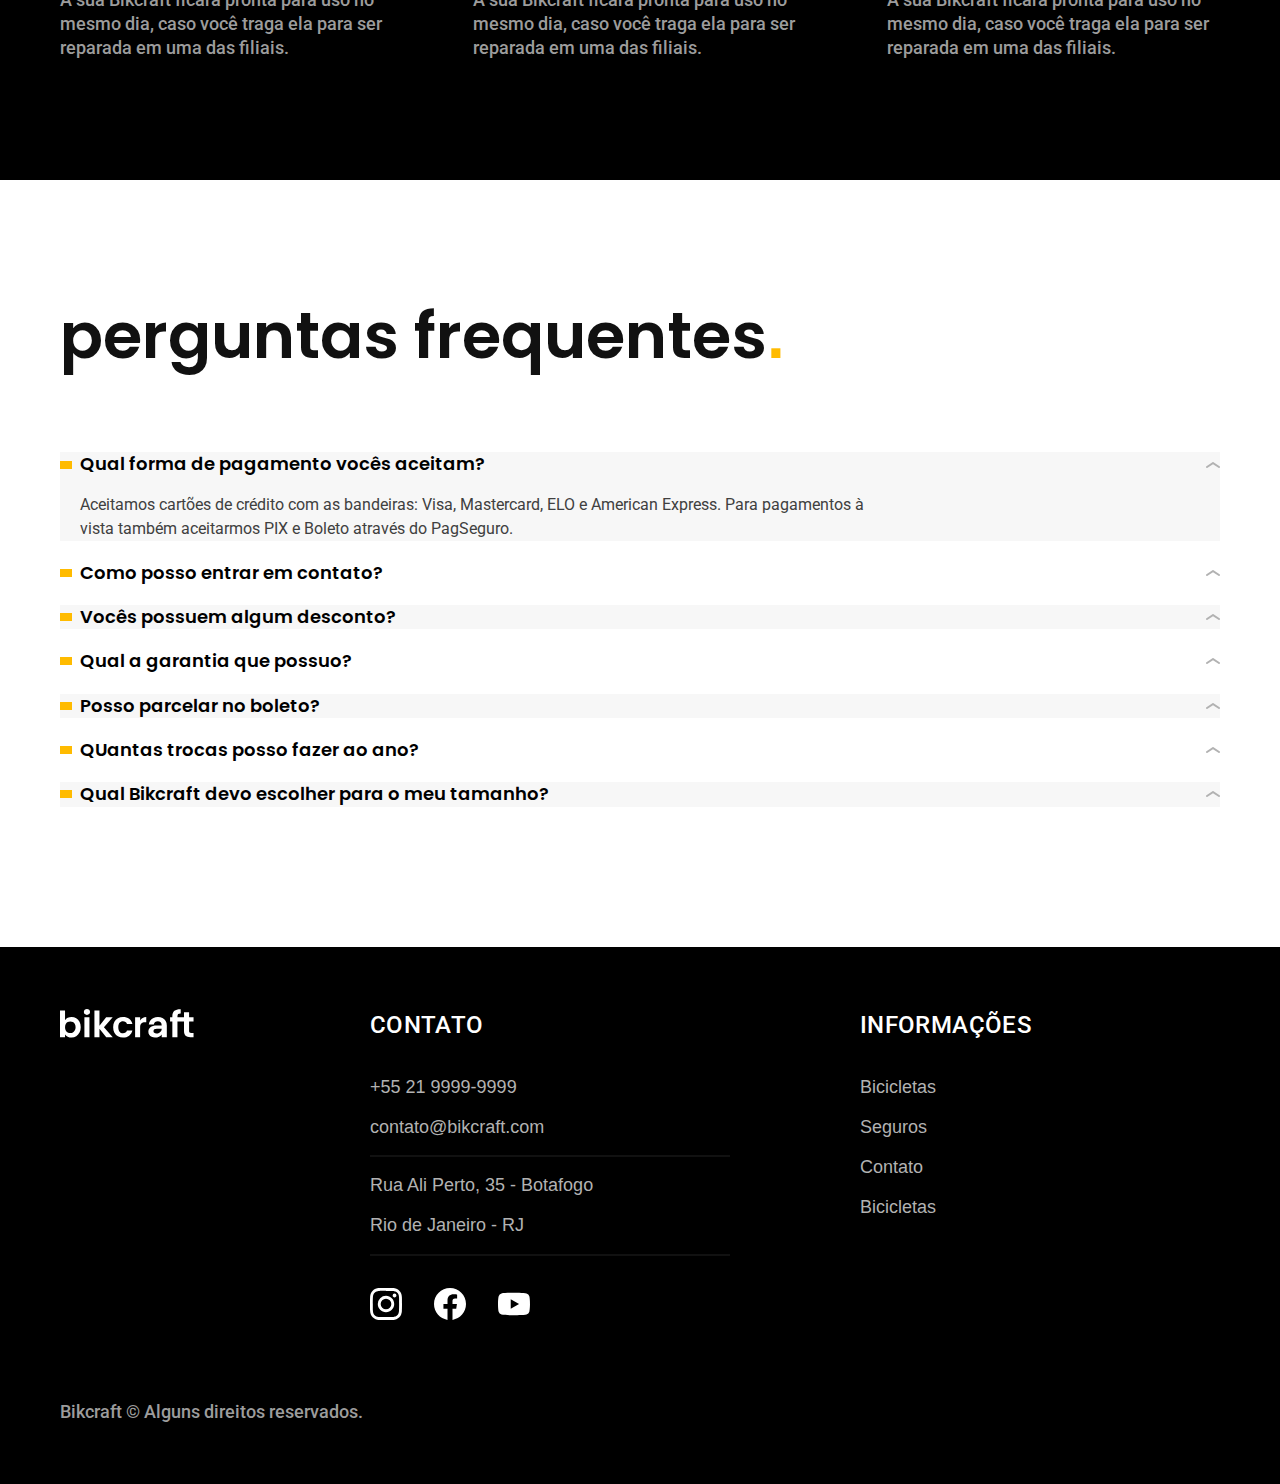
<file: seguros.html>
<!DOCTYPE html>
<html lang="en">

<head>
  <meta charset="UTF-8">
  <meta name="viewport" content="width=device-width, initial-scale=1.0">
  <meta name="description" content="Seguros.">

  <link rel="preconnect" href="https://fonts.googleapis.com">
  <link rel="preconnect" href="https://fonts.gstatic.com" crossorigin>
  <link href="https://fonts.googleapis.com/css2?family=Merriweather:ital,wght@1,900&family=Poppins:wght@400;600&family=Roboto:wght@400;500&display=swap" rel="stylesheet">

  <link rel="icon" href="./favicon.svg" type="image/svg+xml">
  <link rel="preload" href="./css/style.css">
  <link rel="stylesheet" href="./css/style.css">

  <script>document.documentElement.classList.add("js")</script>


  <title>Seguros | Bikcraft</title>
</head>

<body id="seguros">
  <header class="header-bg">
    <div class="header container">
      <a href="./index.html">
        <img src="img/bikcraft.svg" alt="Bikcraft" width="136" height="32">
      </a>
      <nav>
        <ul class="header-menu font-1-m cor-0">
          <li><a href="./bicicletas.html">Bicicletas</a></li>
          <li><a href="./seguros.html">Seguros</a></li>
          <li><a href="./contato.html">Contato</a></li>
        </ul>
      </nav>
    </div>
  </header>

  <main class="seguros-bg">
    <div class="titulo-bg">
      <div class="titulo container">
        <p class="font-2-l-b cor-5">escolha o seguro</p>
        <h2 class="font-1-xxl cor-0">você seguro<span class="cor-p1">.</span></h2>
      </div>
    </div>

    <div class="seguros container">

      <div class="seguros-item fadeInLeft" data-anime="200">
        <h3 class="font-1-xl cor-6">PRATA</h3>
        <span class="font-1-xl cor-0">R$ 199 <span class="font-1-xs cor-6">mensal</span></span>
        <ul class="font-2-m cor-0">
          <li>Duas trocas por ano</li>
          <li>Assistência técnica</li>
          <li>Suporte 08h às 18h</li>
          <li>Cobertura estadual</li>
        </ul>
        <a class="botao secundario" href="./orçamento.html?tipo=seguro&produto=prata">Inscreva-se</a>
      </div>
      <div class="seguros-item fadeInRight" data-anime="400">
        <h3 class="font-1-xl cor-p1">OURO</h3>
        <span class="font-1-xl cor-0">R$ 299 <span class="font-1-xs cor-6">mensal</span></span>
        <ul class="font-2-m cor-0">
          <li>Cinco trocas por ano</li>
          <li>Assistência especial</li>
          <li>Suporte 24h</li>
          <li>Cobertura nacional</li>
          <li>Desconto em parceiros</li>
          <li>Acesso ao Clube Bikcraft</li>
        </ul>
        <a class="botao" href="./orçamento.html?tipo=seguro&produto=ouro">Inscreva-se</a>
      </div>
    </div>
  </main>

  <article class="vantagens-bg">
    <div class="vantagens container">
      <h2 class="font-1-xxl cor-0">nossas vantagens<span class="cor-p1">.</span></h2>
      <ul>
        <li class="vantagens-item">
          <img src="img/icones/eletrica.svg" alt="eletrica" width="32" height="32">
          <h3 class="font-1-l cor-0">Reparo Elétrico</h3>
          <p class="font-2-m cor-6">Garantimos o reparo completo do seu motor em caso de falhas. Sabemos que falhas são raras, mas estamos aqui para caso ocorra.</p>
        </li>
        <li class="vantagens-item">
          <img src="img/icones/carbono.svg" alt="carbono" width="32" height="32">
          <h3 class="font-1-l cor-0">Fibra de Carbono</h3>
          <p class="font-2-m cor-6">Nossos quadros são feitos para durar para sempre. Mas caso algo ocorra, ficamos felizes em reparar.</p>
        </li>
        <li class="vantagens-item">
          <img src="img/icones/sustentavel.svg" alt="sustentavel" width="32" height="32">
          <h3 class="font-1-l cor-0">Sustentável</h3>
          <p class="font-2-m cor-6">Trabalhamos com a filosofia de desperdício zero. Qualquer parte defeituosa é reciclada e reutilizada em outro projeto.</p>
        </li>
        <li class="vantagens-item">
          <img src="img/icones/rastreador.svg" alt="rastreador" width="32" height="32">
          <h3 class="font-1-l cor-0">Recuperação</h3>
          <p class="font-2-m cor-6">A sua Bikcraft ficará pronta para uso no mesmo dia, caso você traga ela para ser reparada em uma das filiais.</p>
        </li>
        <li class="vantagens-item">
          <img src="img/icones/seguro.svg" alt="seguro" width="32" height="32">
          <h3 class="font-1-l cor-0">Segurança</h3>
          <p class="font-2-m cor-6">A sua Bikcraft ficará pronta para uso no mesmo dia, caso você traga ela para ser reparada em uma das filiais.</p>
        </li>
        <li class="vantagens-item">
          <img src="img/icones/velocidade.svg" alt="velocidade" width="32" height="32">
          <h3 class="font-1-l cor-0">Rapidez</h3>
          <p class="font-2-m cor-6">A sua Bikcraft ficará pronta para uso no mesmo dia, caso você traga ela para ser reparada em uma das filiais.</p>
        </li>
      </ul>

    </div>
  </article>

  <article class="perguntas container">
    <h2 class="font-1-xxl cor-11">perguntas frequentes<span class="cor-p1">.</span></h2>

    <dl>
      <div>
        <dt><button class="font-1-m-b" aria-expanded="true" aria-controls="pergunta1">Qual forma de pagamento vocês aceitam?</button></dt>
        <dd id="pergunta1" class="font-2-s cor-9 ativa">Aceitamos cartões de crédito com as bandeiras: Visa, Mastercard, ELO e American Express. Para pagamentos à vista também aceitarmos PIX e Boleto através do PagSeguro.</button></dd>
      </div>
      <div>
        <dt><button class="font-1-m-b" aria-expanded="false" aria-controls="pergunta2">Como posso entrar em contato?</dt>
        <dd id="pergunta2" class="font-2-s cor-9">Aceitamos cartões de crédito com as bandeiras: Visa, Mastercard, ELO e American Express. Para pagamentos à vista também aceitarmos PIX e Boleto através do PagSeguro.</button></dd>
      </div>
      <div>
        <dt><button class="font-1-m-b" aria-expanded="false" aria-controls="pergunta3">Vocês possuem algum desconto?</dt>
        <dd id="pergunta3" class="font-2-s cor-9">Aceitamos cartões de crédito com as bandeiras: Visa, Mastercard, ELO e American Express. Para pagamentos à vista também aceitarmos PIX e Boleto através do PagSeguro.</button></dd>
      </div>
      <div>
        <dt><button class="font-1-m-b" aria-expanded="false" aria-controls="pergunta4">Qual a garantia que possuo?</dt>
        <dd id="pergunta4" class="font-2-s cor-9">Aceitamos cartões de crédito com as bandeiras: Visa, Mastercard, ELO e American Express. Para pagamentos à vista também aceitarmos PIX e Boleto através do PagSeguro.</button></dd>
      </div>
      <div>
        <dt><button class="font-1-m-b" aria-expanded="false" aria-controls="pergunta5">Posso parcelar no boleto?</dt>
        <dd id="pergunta5" class="font-2-s cor-9">Aceitamos cartões de crédito com as bandeiras: Visa, Mastercard, ELO e American Express. Para pagamentos à vista também aceitarmos PIX e Boleto através do PagSeguro.</button></dd>
      </div>
      <div>
        <dt><button class="font-1-m-b" aria-expanded="false" aria-controls="pergunta6">QUantas trocas posso fazer ao ano?</dt>
        <dd id="pergunta6" class="font-2-s cor-9">Aceitamos cartões de crédito com as bandeiras: Visa, Mastercard, ELO e American Express. Para pagamentos à vista também aceitarmos PIX e Boleto através do PagSeguro.</button></dd>
      </div>
      <div>
        <dt><button class="font-1-m-b" aria-expanded="false" aria-controls="pergunta7">Qual Bikcraft devo escolher para o meu tamanho?</dt>
        <dd id="pergunta7" class="font-2-s cor-9">Aceitamos cartões de crédito com as bandeiras: Visa, Mastercard, ELO e American Express. Para pagamentos à vista também aceitarmos PIX e Boleto através do PagSeguro.</dd>
      </div>
    </dl>

  </article>

  <footer class="footer-bg">
    <div class="footer container">
      <img src="img/bikcraft.svg" alt="Bikcraft" width="136" height="32">

      <div class="footer-contato">
        <h3 class="font-2-l-b cor-0">Contato</h3>
        <ul class="font-2-m cor-5">
          <li><a href="tel:+552199999999">+55 21 9999-9999</a></li>
          <li><a href="emailto:contato@bikcraft.com">contato@bikcraft.com</a></li>
          <li>Rua Ali Perto, 35 - Botafogo</li>
          <li>Rio de Janeiro - RJ</li>
        </ul>
        <div class="footer-redes">
          <a href="./">
            <img src="img/redes/instagram.svg" alt="Instagram" width="32" height="32">
          </a>
          <a href="./">
            <img src="img/redes/facebook.svg" alt="Facebook" width="32" height="32">
          </a>
          <a href="./">
            <img src="img/redes/youtube.svg" alt="Youtube" width="32" height="32">
          </a>
        </div>
      </div>
      <div class="footer-informacoes">
        <h3 class="font-2-l-b cor-0">Informações</h3>
        <nav>
          <ul class="font-1-m cor-5">
            <li><a href="./bicicletas.html">Bicicletas</a></li>
            <li><a href="./seguros.html">Seguros</a></li>
            <li><a href="./contato.html">Contato</a></li>
            <li><a href="./termosecondicoes.html">Bicicletas</a></li>
          </ul>
        </nav>
      </div>
      <p class="footer-copy font-2-m cor-6">Bikcraft © Alguns direitos reservados.</p>
    </div>
  </footer>

  <script src="./js/simple-anime.js"></script>
  <script src="./js/script.js"></script>
</body>

</html>
</file>
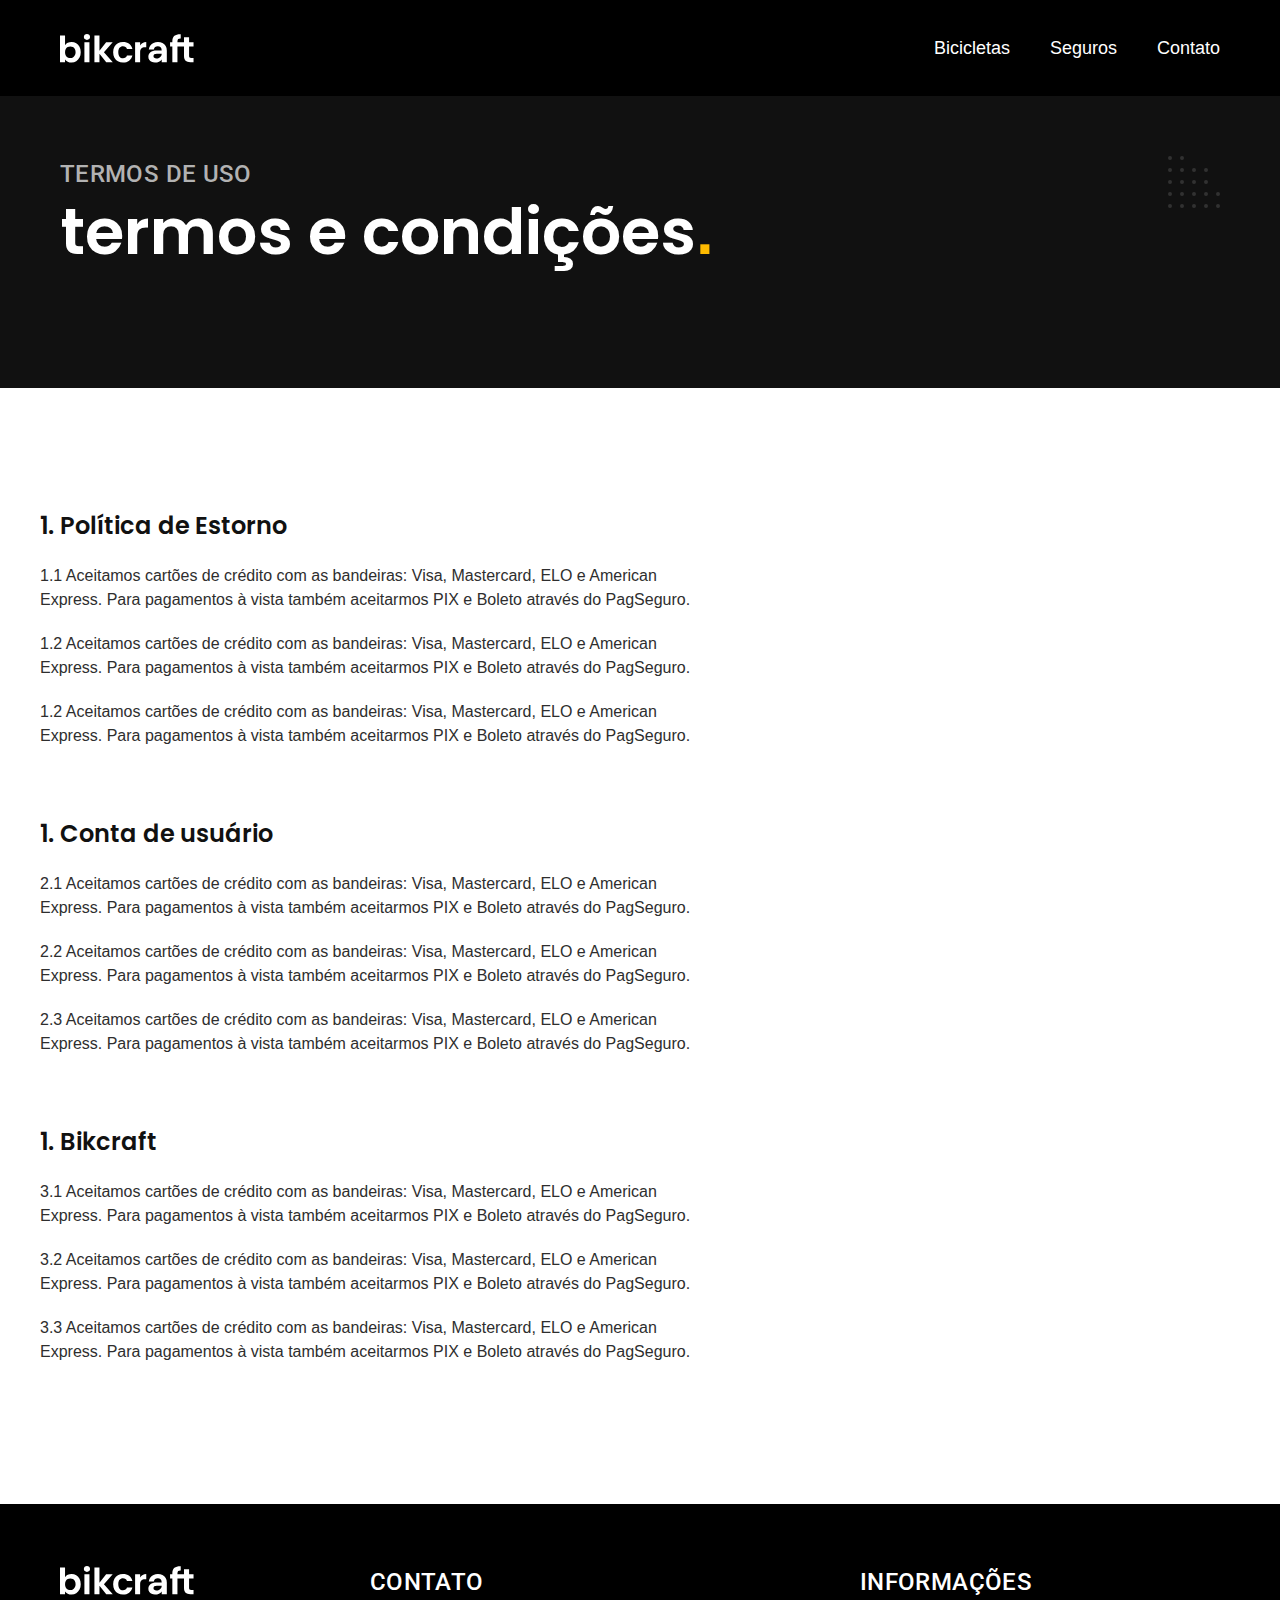
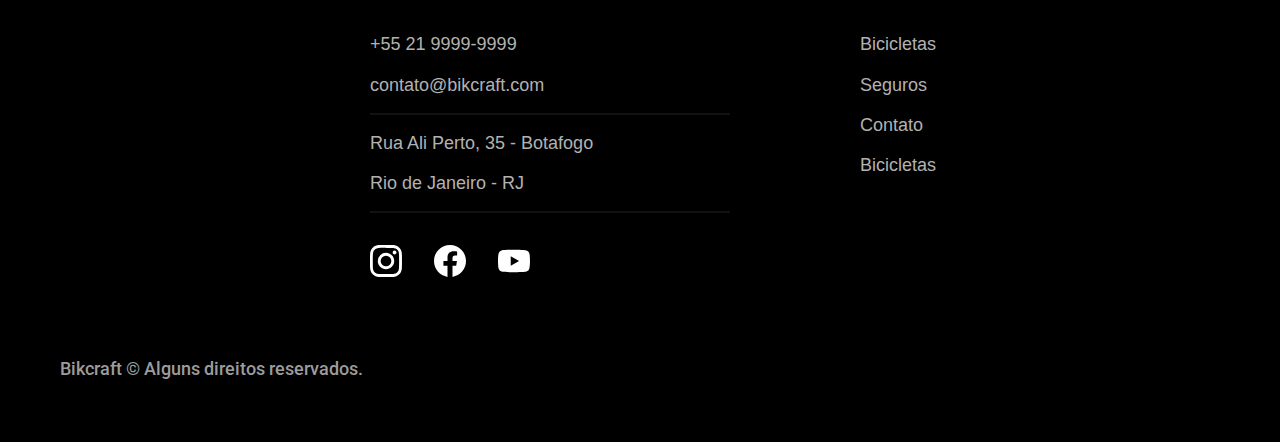
<file: termos.html>
<!DOCTYPE html>
<html lang="en">

<head>
  <meta charset="UTF-8">
  <meta name="viewport" content="width=device-width, initial-scale=1.0">
  <meta name="description" content="Termos e condições.">

  <link rel="preconnect" href="https://fonts.googleapis.com">
  <link rel="preconnect" href="https://fonts.gstatic.com" crossorigin>
  <link href="https://fonts.googleapis.com/css2?family=Merriweather:ital,wght@1,900&family=Poppins:wght@400;600&family=Roboto:wght@400;500&display=swap" rel="stylesheet">

  <link rel="icon" href="./favicon.svg" type="image/svg+xml">
  <link rel="preload" href="./css/style.css">
  <link rel="stylesheet" href="./css/style.css">

  <script>document.documentElement.classList.add("js")</script>


  <title>Termos e Condições | Bikcraft</title>
</head>

<body id="termos">
  <header class="header-bg">
    <div class="header container">
      <a href="./index.html">
        <img src="img/bikcraft.svg" alt="Bikcraft" width="136" height="32">
      </a>
      <nav>
        <ul class="header-menu font-1-m cor-0">
          <li><a href="./bicicletas.html">Bicicletas</a></li>
          <li><a href="./seguros.html">Seguros</a></li>
          <li><a href="./contato.html">Contato</a></li>
        </ul>
      </nav>
    </div>
  </header>

  <main>
    <div class="titulo-bg">
      <div class="titulo container">
        <p class="font-2-l-b cor-5">Termos de uso</p>
        <h2 class="font-1-xxl cor-0">termos e condições<span class="cor-p1">.</span></h2>
      </div>
    </div>
    <div class="termos font-2-s cor-10 container">
      <h2 class="font-1-l cor-11">1. Política de Estorno</h2>
      <p>1.1 Aceitamos cartões de crédito com as bandeiras: Visa, Mastercard, ELO e American Express. Para pagamentos à vista também aceitarmos PIX e Boleto através do PagSeguro.</p>
      <p>1.2 Aceitamos cartões de crédito com as bandeiras: Visa, Mastercard, ELO e American Express. Para pagamentos à vista também aceitarmos PIX e Boleto através do PagSeguro.</p>
      <p>1.2 Aceitamos cartões de crédito com as bandeiras: Visa, Mastercard, ELO e American Express. Para pagamentos à vista também aceitarmos PIX e Boleto através do PagSeguro.</p>
      <h2 class="font-1-l cor-11">1. Conta de usuário</h2>
      <p>2.1 Aceitamos cartões de crédito com as bandeiras: Visa, Mastercard, ELO e American Express. Para pagamentos à vista também aceitarmos PIX e Boleto através do PagSeguro.</p>
      <p>2.2 Aceitamos cartões de crédito com as bandeiras: Visa, Mastercard, ELO e American Express. Para pagamentos à vista também aceitarmos PIX e Boleto através do PagSeguro.</p>
      <p>2.3 Aceitamos cartões de crédito com as bandeiras: Visa, Mastercard, ELO e American Express. Para pagamentos à vista também aceitarmos PIX e Boleto através do PagSeguro.</p>
      <h2 class="font-1-l cor-11">1. Bikcraft</h2>
      <p>3.1 Aceitamos cartões de crédito com as bandeiras: Visa, Mastercard, ELO e American Express. Para pagamentos à vista também aceitarmos PIX e Boleto através do PagSeguro.</p>
      <p>3.2 Aceitamos cartões de crédito com as bandeiras: Visa, Mastercard, ELO e American Express. Para pagamentos à vista também aceitarmos PIX e Boleto através do PagSeguro.</p>
      <p>3.3 Aceitamos cartões de crédito com as bandeiras: Visa, Mastercard, ELO e American Express. Para pagamentos à vista também aceitarmos PIX e Boleto através do PagSeguro.</p>
    </div>
  </main>

  <footer class="footer-bg">
    <div class="footer container">
      <img src="img/bikcraft.svg" alt="Bikcraft" width="136" height="32">

      <div class="footer-contato">
        <h3 class="font-2-l-b cor-0">Contato</h3>
        <ul class="font-2-m cor-5">
          <li><a href="tel:+552199999999">+55 21 9999-9999</a></li>
          <li><a href="emailto:contato@bikcraft.com">contato@bikcraft.com</a></li>
          <li>Rua Ali Perto, 35 - Botafogo</li>
          <li>Rio de Janeiro - RJ</li>
        </ul>
        <div class="footer-redes">
          <a href="./">
            <img src="img/redes/instagram.svg" alt="Instagram" width="32" height="32">
          </a>
          <a href="./">
            <img src="img/redes/facebook.svg" alt="Facebook" width="32" height="32">
          </a>
          <a href="./">
            <img src="img/redes/youtube.svg" alt="Youtube" width="32" height="32">
          </a>
        </div>
      </div>
      <div class="footer-informacoes">
        <h3 class="font-2-l-b cor-0">Informações</h3>
        <nav>
          <ul class="font-1-m cor-5">
            <li><a href="./bicicletas.html">Bicicletas</a></li>
            <li><a href="./seguros.html">Seguros</a></li>
            <li><a href="./contato.html">Contato</a></li>
            <li><a href="./termosecondicoes.html">Bicicletas</a></li>
          </ul>
        </nav>
      </div>
      <p class="footer-copy font-2-m cor-6">Bikcraft © Alguns direitos reservados.</p>
    </div>
  </footer>

  <script src="./js/simple-anime.js"></script>
  <script src="./js/script.js"></script>
</body>

</html>
</file>
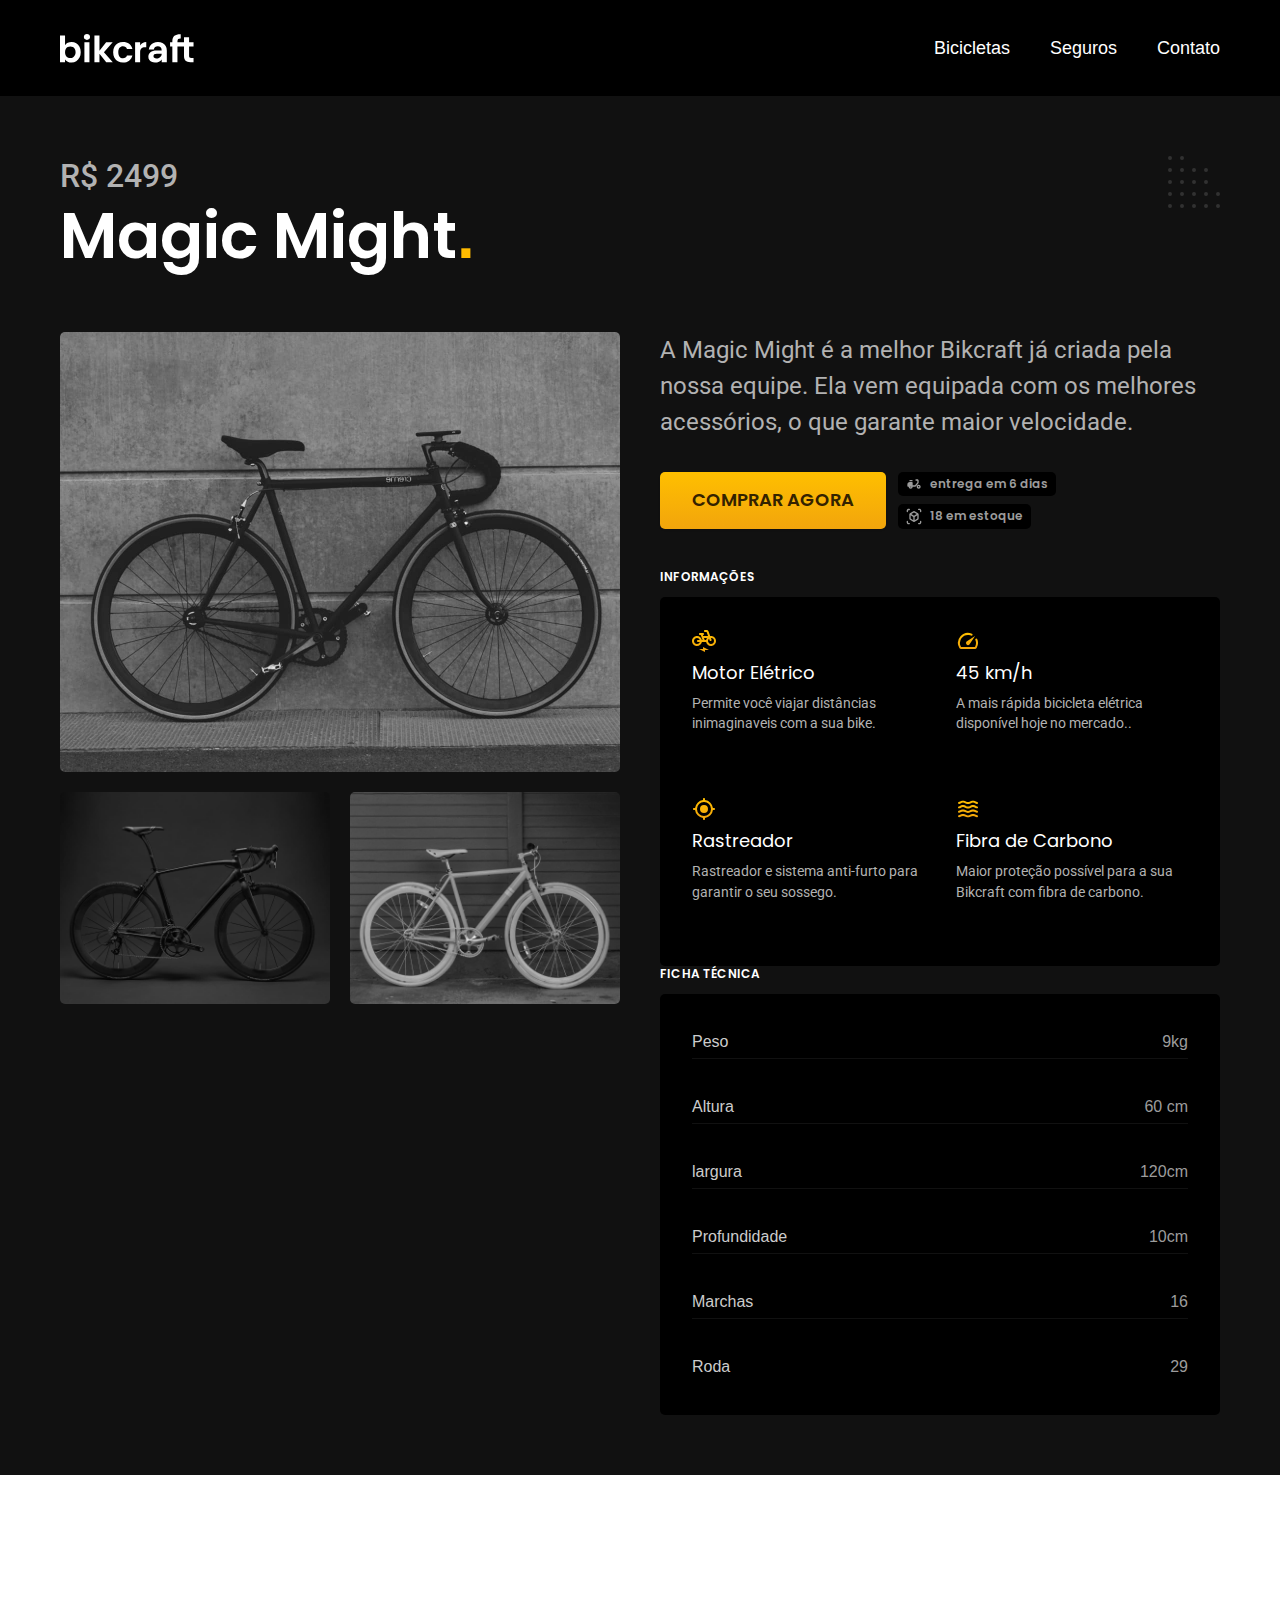
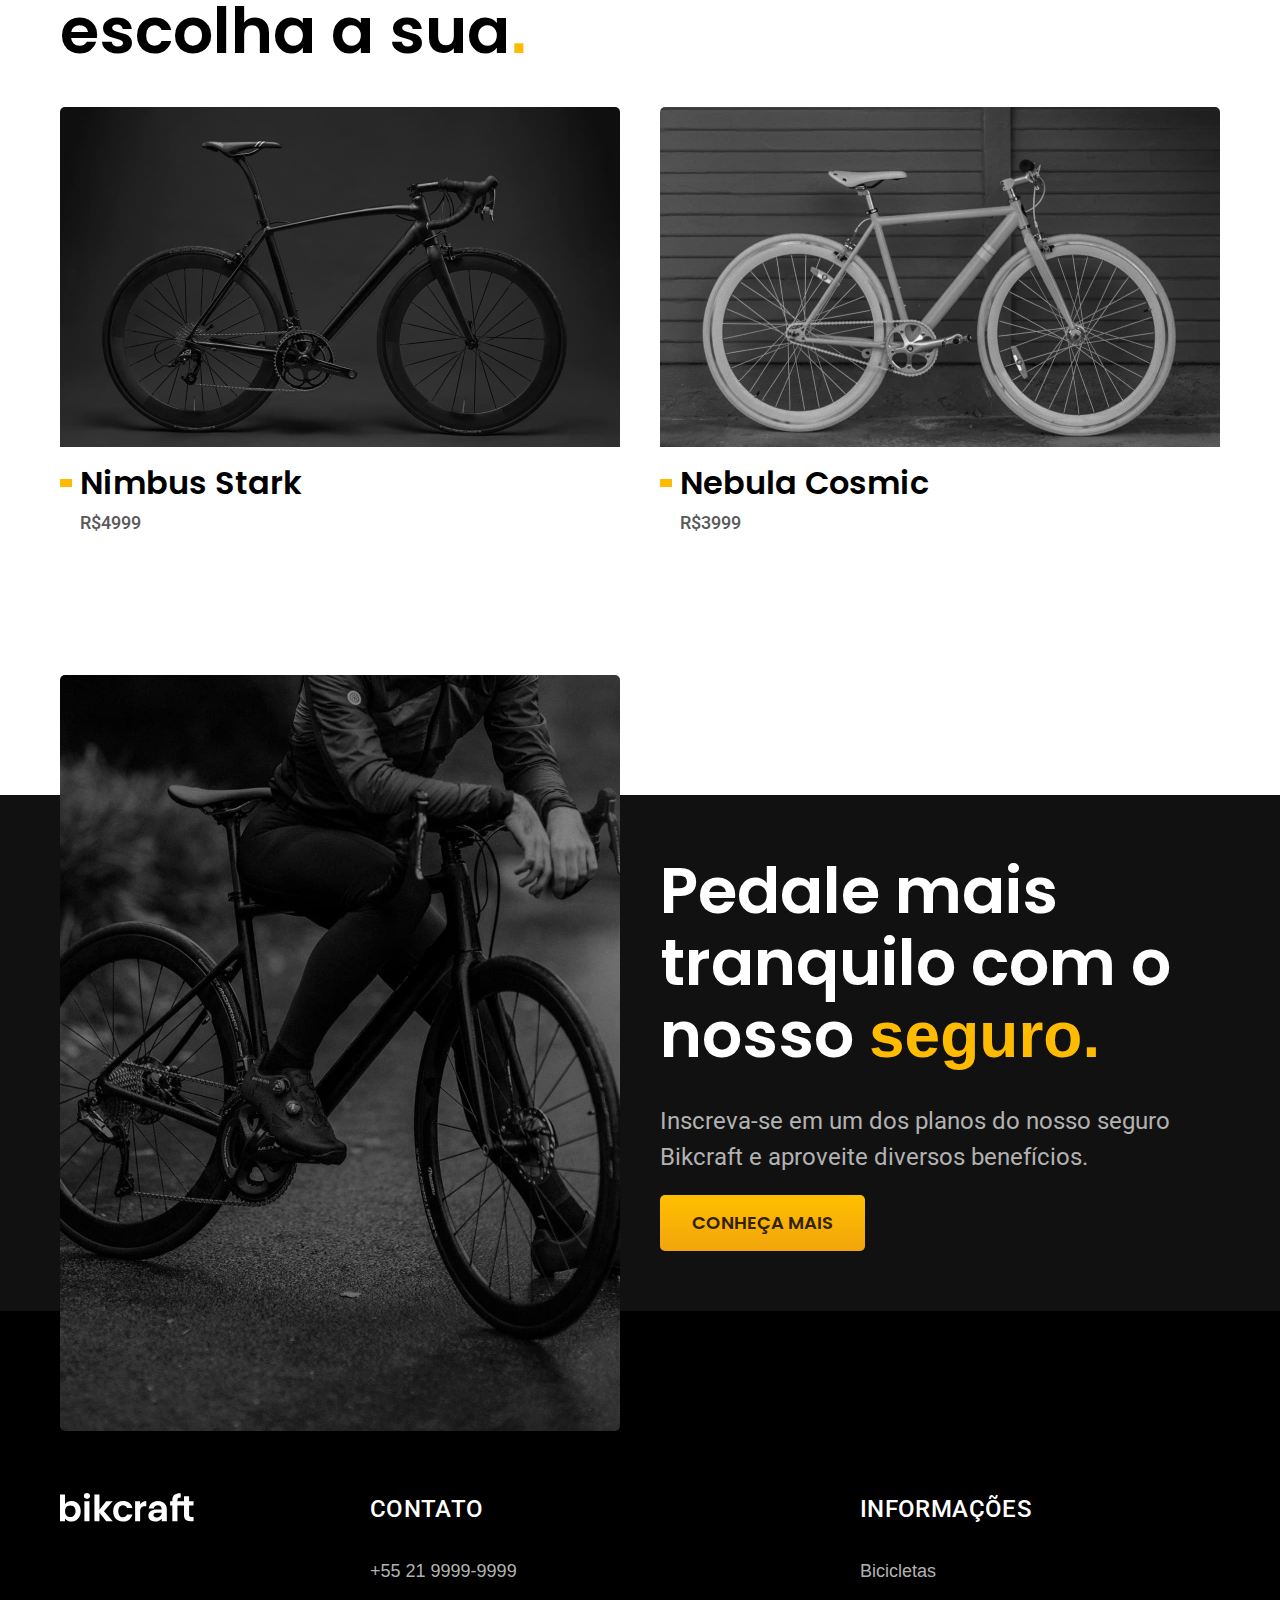
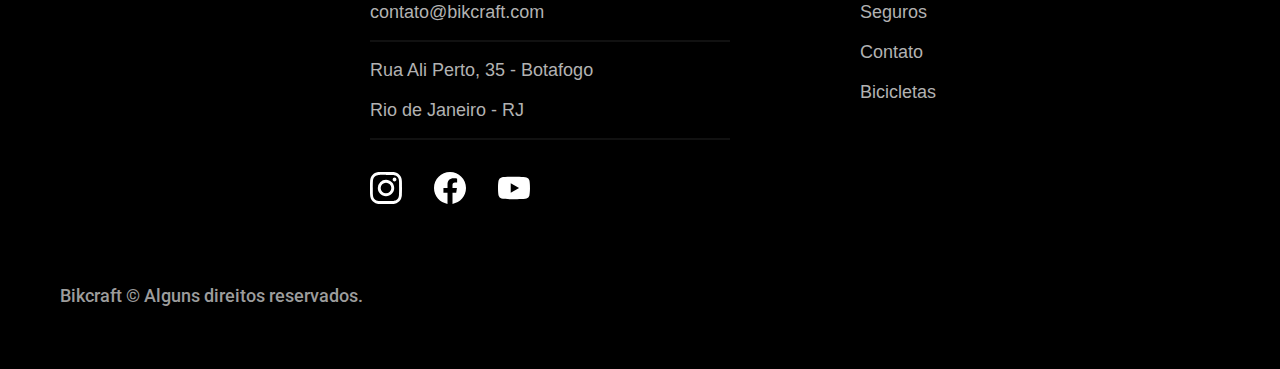
<file: bicicletas/magic.html>
<!DOCTYPE html>
<html lang="en">

<head>
  <meta charset="UTF-8">
  <meta name="viewport" content="width=device-width, initial-scale=1.0">
  <meta name="description" content="Termos e condições.">

  <link rel="preconnect" href="https://fonts.googleapis.com">
  <link rel="preconnect" href="https://fonts.gstatic.com" crossorigin>
  <link href="https://fonts.googleapis.com/css2?family=Merriweather:ital,wght@1,900&family=Poppins:wght@400;600&family=Roboto:wght@400;500&display=swap" rel="stylesheet">

  <link rel="icon" href="./favicon.svg" type="image/svg+xml">
  <link rel="preload" href="../css/style.css">
  <link rel="stylesheet" href="../css/style.css">

  <script>document.documentElement.classList.add("js")</script>


  <title>Magic Might | Bikcraft</title>
</head>

<body id="bicicletas">
  <header class="header-bg">
    <div class="header container">
      <a href="../index.html">
        <img src="../img/bikcraft.svg" alt="Bikcraft" width="136" height="32">
      </a>
      <nav>
        <ul class="header-menu font-1-m cor-0">
          <li><a href="../bicicletas.html">Bicicletas</a></li>
          <li><a href="../seguros.html">Seguros</a></li>
          <li><a href="../contato.html">Contato</a></li>
        </ul>
      </nav>
    </div>
  </header>

  <main class="titulo-bg">
    <div>
      <div class="titulo container">
        <p class="font-2-xl cor-5">R$ 2499</p>
        <h2 class="font-1-xxl cor-0">Magic Might<span class="cor-p1">.</span></h2>
      </div>
      <div class="bicicletas container">
        <div class="bicicletas-imagem">
          <img src="../img/bicicleta/nimbus2.jpg" alt="" width="1120" height="880">
          <img src="../img/bicicleta/nimbus1.jpg" alt="" width="1120" height="880">
          <img src="../img/bicicleta/nimbus3.jpg" alt="" width="1120" height="880">
        </div>
        <div class="bicicletas-conteudo">
          <p class="font-2-l cor-5">A Magic Might é a melhor Bikcraft já criada pela nossa equipe. Ela vem equipada com os melhores acessórios, o que garante maior velocidade.</p>
          <div class="bicicletas-comprar">
            <a class="botao" href="../orçamento.html?tipo=bikcraft&produto=magic">Comprar agora</a>
            <span class="cor-6 font-1-xs"><img src="../img/icones/entrega.svg" alt="entrega" width="16" height="16">entrega em 6 dias</span>
            <span class="cor-6 font-1-xs"><img src="../img/icones/estoque.svg" alt="estoque" width="16" height="16">18 em estoque</span>
          </div>

          <h2 class="font-1-xs cor-0">Informações</h2>
          <ul class="bicicletas-informacoes">
            <li>
              <img src="../img/icones/eletrica.svg" alt="eletrica" width="24" height="24">
              <h3 class="font-1-m cor-0">Motor Elétrico</h3>
              <p class="font-2-xs cor-5">Permite você viajar distâncias inimaginaveis com a sua bike.</p>
            </li>
            <li>
              <img src="../img/icones/velocidade.svg" alt="velocidade" width="24" height="24">
              <h3 class="font-1-m cor-0">45 km/h</h3>
              <p class="font-2-xs cor-5">A mais rápida bicicleta elétrica disponível hoje no mercado..</p>
            </li>
            <li>
              <img src="../img/icones/rastreador.svg" alt="rastreador" width="24" height="24">
              <h3 class="font-1-m cor-0">Rastreador</h3>
              <p class="font-2-xs cor-5">Rastreador e sistema anti-furto para garantir o seu sossego.</p>
            </li>
            <li>
              <img src="../img/icones/carbono.svg" alt="carbono" width="24" height="24">
              <h3 class="font-1-m cor-0">Fibra de Carbono</h3>
              <p class="font-2-xs cor-5">Maior proteção possível para a sua Bikcraft com fibra de carbono.</p>
            </li>
          </ul>
          <h2 class="font-1-xs cor-0">Ficha técnica</h2>
          <ul class="bicicletas-ficha font-2-s cor-4">
            <li>Peso <span class="cor-6">9kg</span></li>
            <li>Altura <span class="cor-6">60 cm</span></li>
            <li>largura <span class="cor-6">120cm</span></li>
            <li>Profundidade <span class="cor-6">10cm</span></li>
            <li>Marchas <span class="cor-6">16</span></li>
            <li>Roda <span class="cor-6">29</span></li>
          </ul>
        </div>
      </div>
  </main>

  <article class="bicicletas-lista  container">
    <h2 class="font-1-xxl">escolha a sua<span class="cor-p1">.</span></h2>

    <ul>
      <li>
        <a href="./nimbus.html">
          <img src="../img/bicicletas/nimbus.jpg" alt="Bicicleta preta" width="1120" height="680">
          <h3 class="font-1-xl">Nimbus Stark</h3>
          <span class="font-2-m cor-8">R$4999</span>
        </a>
      </li>
      <li>
        <a href="./nebula.html">
          <img src="../img/bicicletas/nebula.jpg" alt="Bicicleta preta" width="1120" height="680">
          <h3 class="font-1-xl">Nebula Cosmic </h3>
          <span class="font-2-m cor-8">R$3999</span>
        </a>
      </li>
    </ul>

  </article>

  <article class="seguro-bg">
    <div class="seguro container">
      <div class="seguro-imagem">
        <img src="../img/fotos/seguros.jpg" alt="Pessoa parada em cima de uma bicicleta" width="1360" height="1512">
      </div>
      <div class="seguro-conteudo">
        <h2 class="font-1-xxl cor-0">Pedale mais tranquilo com o nosso <span class="cor-p1">seguro.</span></h2>
        <p class="cor-5 font-2-l">Inscreva-se em um dos planos do nosso seguro Bikcraft e aproveite diversos benefícios.</p>
        <a class="botao" href="../seguros.html">conheça mais</a>
      </div>
    </div>
  </article>


  <footer class="footer-bg">
    <div class="footer container">
      <img src="../img/bikcraft.svg" alt="Bikcraft" width="136" height="32">

      <div class="footer-contato">
        <h3 class="font-2-l-b cor-0">Contato</h3>
        <ul class="font-2-m cor-5">
          <li><a href="tel:+552199999999">+55 21 9999-9999</a></li>
          <li><a href="emailto:contato@bikcraft.com">contato@bikcraft.com</a></li>
          <li>Rua Ali Perto, 35 - Botafogo</li>
          <li>Rio de Janeiro - RJ</li>
        </ul>
        <div class="footer-redes">
          <a href="./">
            <img src="../img/redes/instagram.svg" alt="Instagram" width="32" height="32">
          </a>
          <a href="./">
            <img src="../img/redes/facebook.svg" alt="Facebook" width="32" height="32">
          </a>
          <a href="./">
            <img src="../img/redes/youtube.svg" alt="Youtube" width="32" height="32">
          </a>
        </div>
      </div>
      <div class="footer-informacoes">
        <h3 class="font-2-l-b cor-0">Informações</h3>
        <nav>
          <ul class="font-1-m cor-5">
            <li><a href="./bicicletas.html">Bicicletas</a></li>
            <li><a href="./seguros.html">Seguros</a></li>
            <li><a href="./contato.html">Contato</a></li>
            <li><a href="./termosecondicoes.html">Bicicletas</a></li>
          </ul>
        </nav>
      </div>
      <p class="footer-copy font-2-m cor-6">Bikcraft © Alguns direitos reservados.</p>
    </div>
  </footer>

  <script src="../js/script.js"></script>
</body>

</html>
</file>
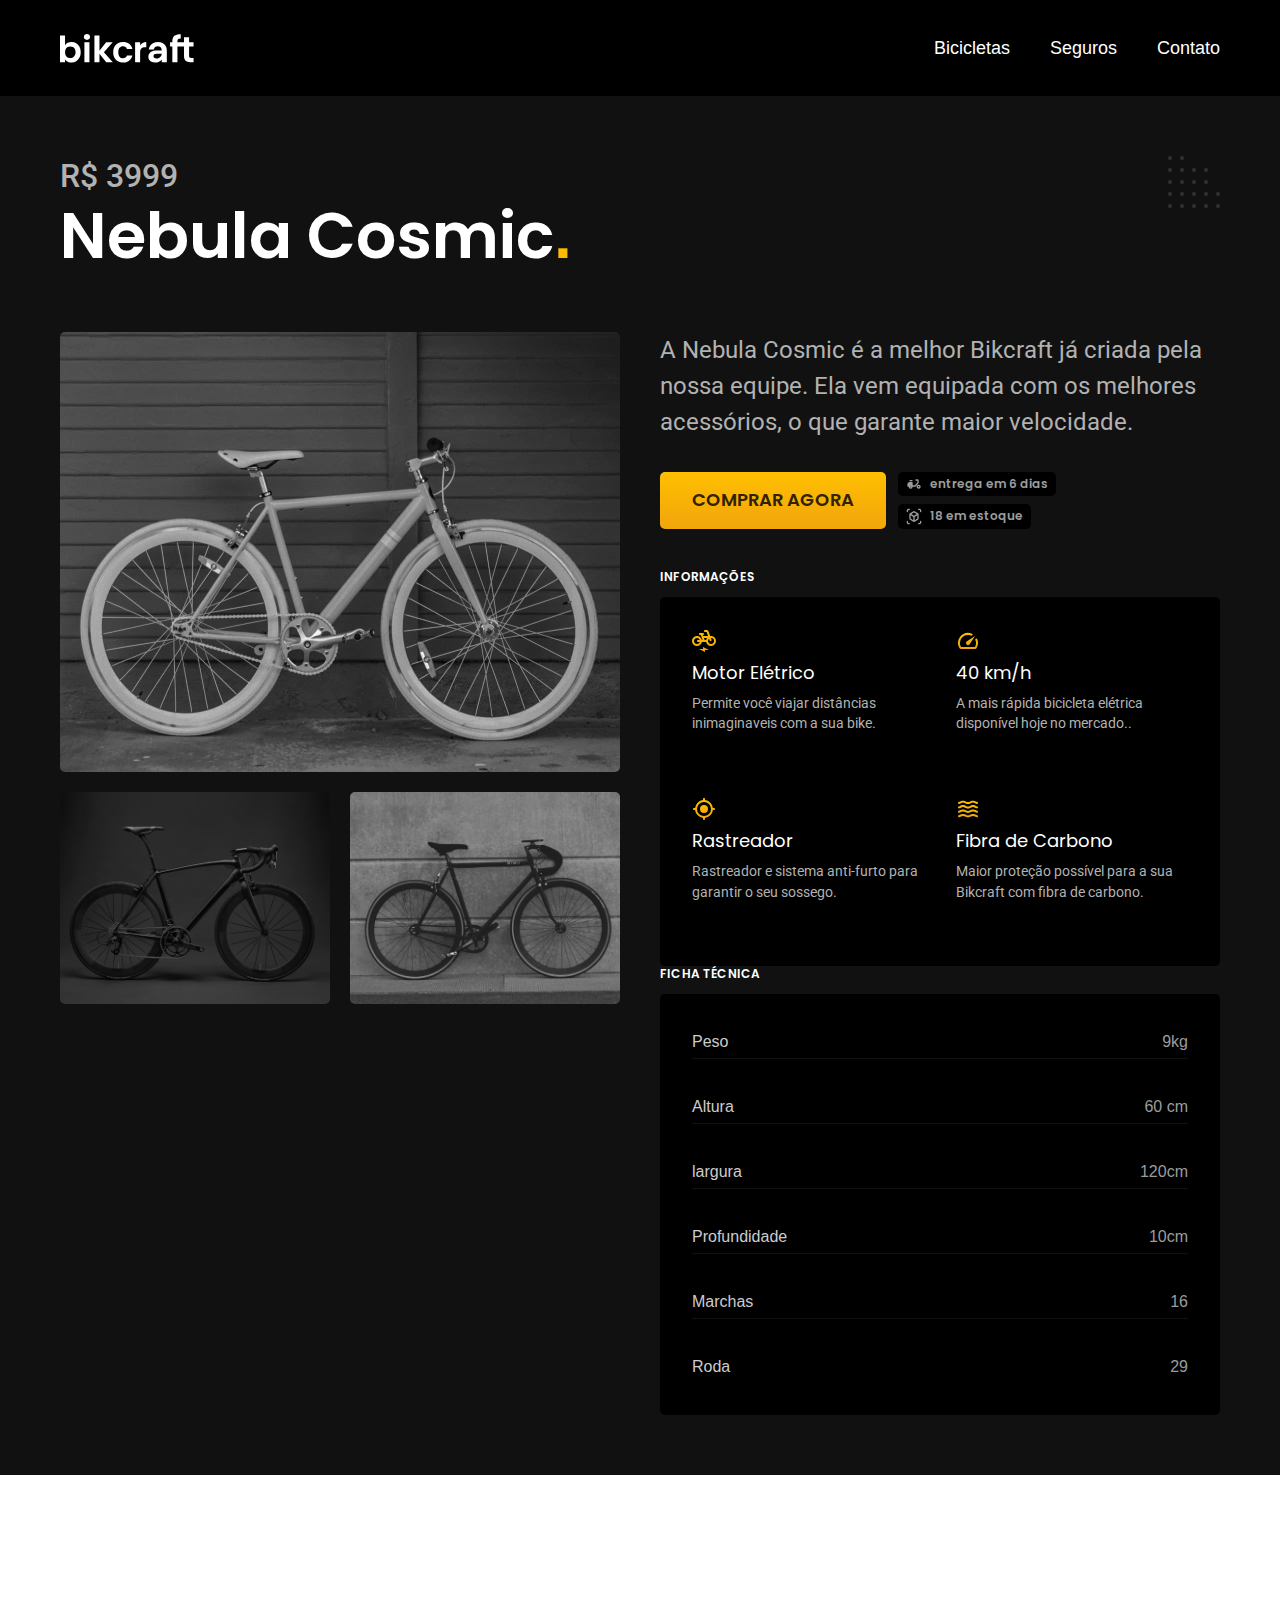
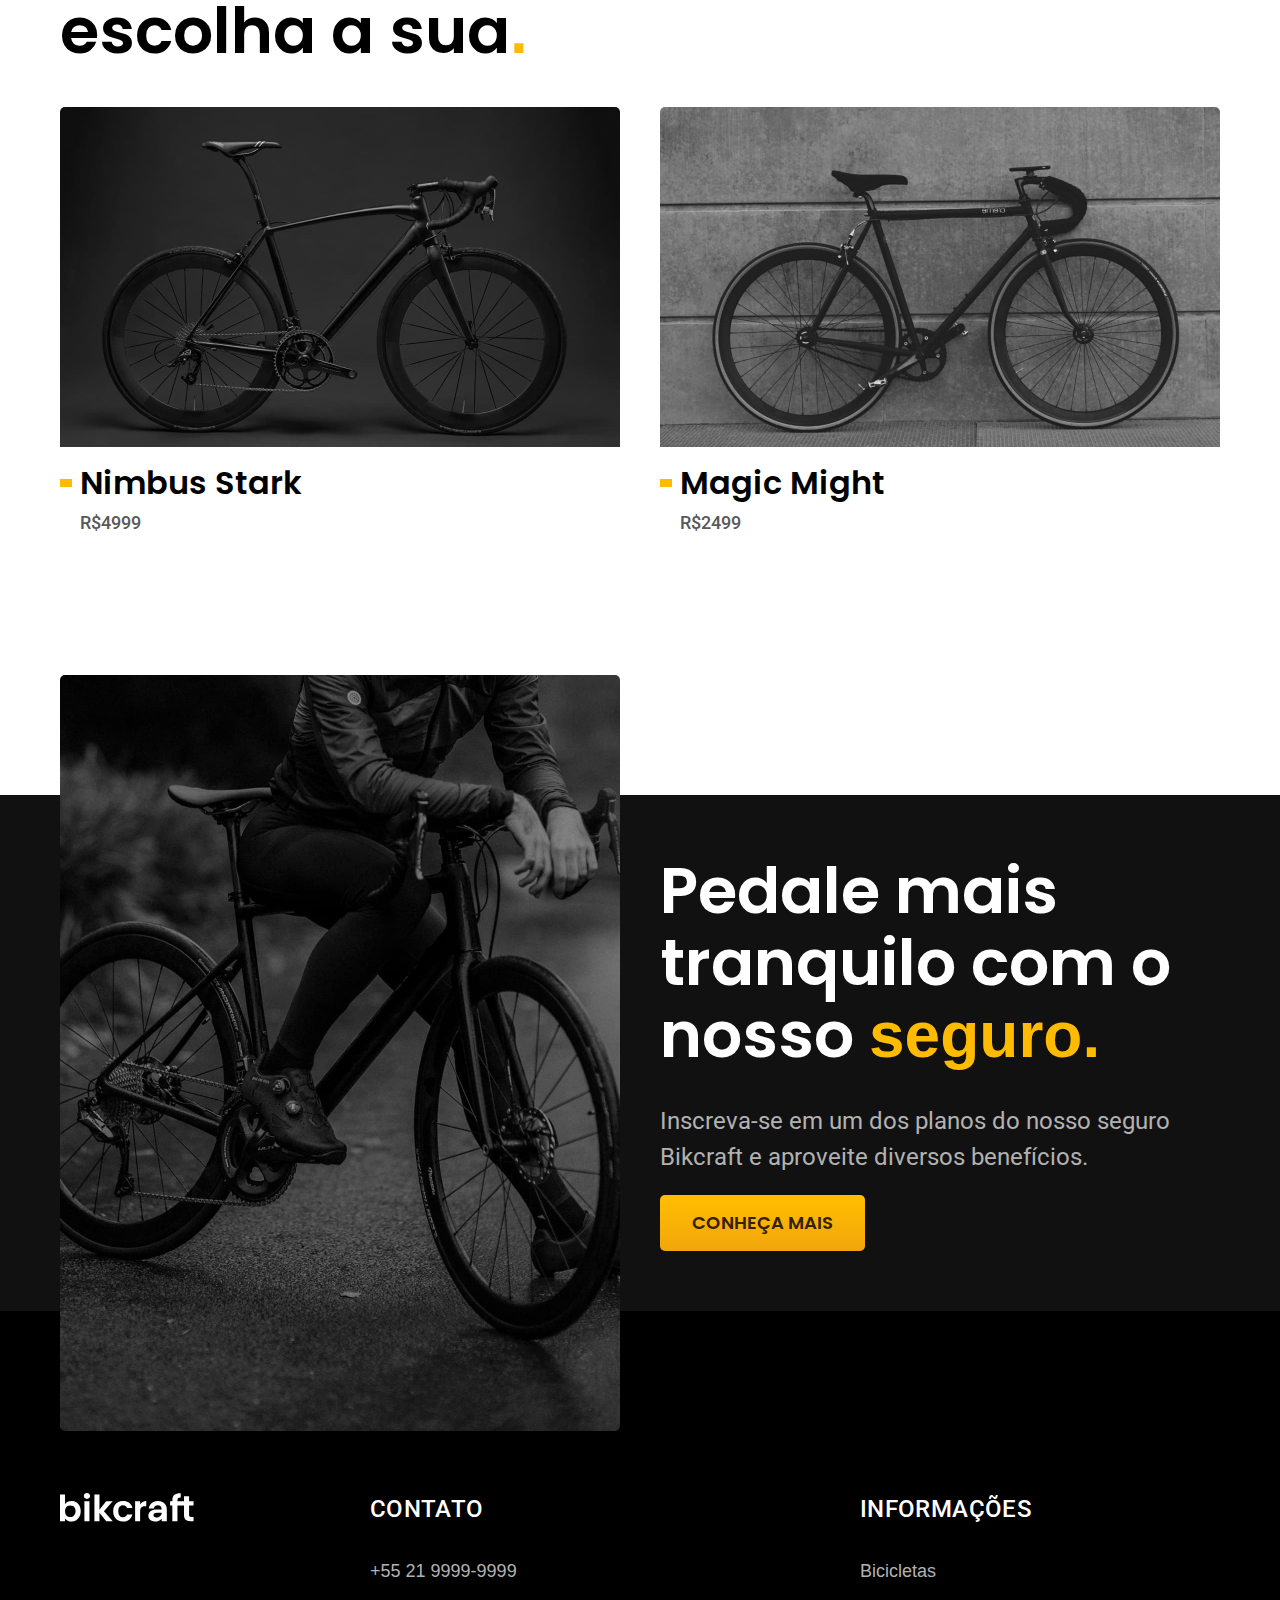
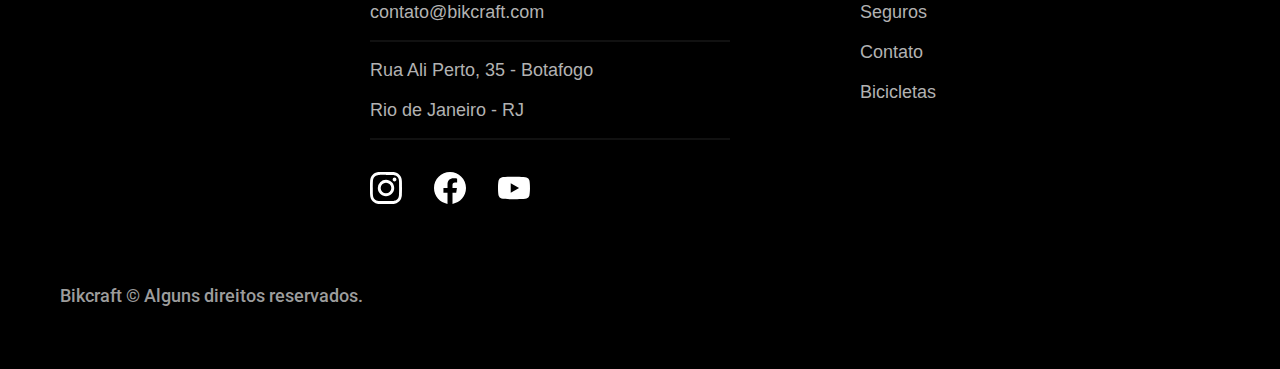
<file: bicicletas/nebula.html>
<!DOCTYPE html>
<html lang="en">

<head>
  <meta charset="UTF-8">
  <meta name="viewport" content="width=device-width, initial-scale=1.0">
  <meta name="description" content="Termos e condições.">

  <link rel="preconnect" href="https://fonts.googleapis.com">
  <link rel="preconnect" href="https://fonts.gstatic.com" crossorigin>
  <link href="https://fonts.googleapis.com/css2?family=Merriweather:ital,wght@1,900&family=Poppins:wght@400;600&family=Roboto:wght@400;500&display=swap" rel="stylesheet">

  <link rel="icon" href="./favicon.svg" type="image/svg+xml">
  <link rel="preload" href="../css/style.css">
  <link rel="stylesheet" href="../css/style.css">

  <script>document.documentElement.classList.add("js")</script>


  <title>Nebula Cosmic | Bikcraft</title>
</head>

<body id="bicicletas">
  <header class="header-bg">
    <div class="header container">
      <a href="../index.html">
        <img src="../img/bikcraft.svg" alt="Bikcraft" width="136" height="32">
      </a>
      <nav>
        <ul class="header-menu font-1-m cor-0">
          <li><a href="../bicicletas.html">Bicicletas</a></li>
          <li><a href="../seguros.html">Seguros</a></li>
          <li><a href="../contato.html">Contato</a></li>
        </ul>
      </nav>
    </div>
  </header>

  <main class="titulo-bg">
    <div>
      <div class="titulo container">
        <p class="font-2-xl cor-5">R$ 3999</p>
        <h2 class="font-1-xxl cor-0">Nebula Cosmic<span class="cor-p1">.</span></h2>
      </div>
      <div class="bicicletas container">
        <div class="bicicletas-imagem">
          <img src="../img/bicicleta/nimbus3.jpg" alt="" width="1120" height="880">
          <img src="../img/bicicleta/nimbus1.jpg" alt="" width="1120" height="880">
          <img src="../img/bicicleta/nimbus2.jpg" alt="" width="1120" height="880">
        </div>
        <div class="bicicletas-conteudo">
          <p class="font-2-l cor-5">A Nebula Cosmic é a melhor Bikcraft já criada pela nossa equipe. Ela vem equipada com os melhores acessórios, o que garante maior velocidade.</p>
          <div class="bicicletas-comprar">
            <a class="botao" href="../orçamento.html?tipo=bikcraft&produto=nebula">Comprar agora</a>
            <span class="cor-6 font-1-xs"><img src="../img/icones/entrega.svg" alt="entrega" width="16" height="16">entrega em 6 dias</span>
            <span class="cor-6 font-1-xs"><img src="../img/icones/estoque.svg" alt="estoque" width="16" height="16">18 em estoque</span>
          </div>

          <h2 class="font-1-xs cor-0">Informações</h2>
          <ul class="bicicletas-informacoes">
            <li>
              <img src="../img/icones/eletrica.svg" alt="eletrica" width="24" height="24">
              <h3 class="font-1-m cor-0">Motor Elétrico</h3>
              <p class="font-2-xs cor-5">Permite você viajar distâncias inimaginaveis com a sua bike.</p>
            </li>
            <li>
              <img src="../img/icones/velocidade.svg" alt="velocidade" width="24" height="24">
              <h3 class="font-1-m cor-0">40 km/h</h3>
              <p class="font-2-xs cor-5">A mais rápida bicicleta elétrica disponível hoje no mercado..</p>
            </li>
            <li>
              <img src="../img/icones/rastreador.svg" alt="rastreador" width="24" height="24">
              <h3 class="font-1-m cor-0">Rastreador</h3>
              <p class="font-2-xs cor-5">Rastreador e sistema anti-furto para garantir o seu sossego.</p>
            </li>
            <li>
              <img src="../img/icones/carbono.svg" alt="carbono" width="24" height="24">
              <h3 class="font-1-m cor-0">Fibra de Carbono</h3>
              <p class="font-2-xs cor-5">Maior proteção possível para a sua Bikcraft com fibra de carbono.</p>
            </li>
          </ul>
          <h2 class="font-1-xs cor-0">Ficha técnica</h2>
          <ul class="bicicletas-ficha font-2-s cor-4">
            <li>Peso <span class="cor-6">9kg</span></li>
            <li>Altura <span class="cor-6">60 cm</span></li>
            <li>largura <span class="cor-6">120cm</span></li>
            <li>Profundidade <span class="cor-6">10cm</span></li>
            <li>Marchas <span class="cor-6">16</span></li>
            <li>Roda <span class="cor-6">29</span></li>
          </ul>
        </div>
      </div>
  </main>

  <article class="bicicletas-lista  container">
    <h2 class="font-1-xxl">escolha a sua<span class="cor-p1">.</span></h2>

    <ul>
      <li>
        <a href="./nimbus.html">
          <img src="../img/bicicletas/nimbus.jpg" alt="Bicicleta preta" width="1120" height="680">
          <h3 class="font-1-xl">Nimbus Stark</h3>
          <span class="font-2-m cor-8">R$4999</span>
        </a>
      </li>
      <li>
        <a href="./nebula.html">
          <img src="../img/bicicletas/magic.jpg" alt="Bicicleta preta" width="1120" height="680">
          <h3 class="font-1-xl">Magic Might </h3>
          <span class="font-2-m cor-8">R$2499</span>
        </a>
      </li>
    </ul>

  </article>

  <article class="seguro-bg">
    <div class="seguro container">
      <div class="seguro-imagem">
        <img src="../img/fotos/seguros.jpg" alt="Pessoa parada em cima de uma bicicleta" width="1360" height="1512">
      </div>
      <div class="seguro-conteudo">
        <h2 class="font-1-xxl cor-0">Pedale mais tranquilo com o nosso <span class="cor-p1">seguro.</span></h2>
        <p class="cor-5 font-2-l">Inscreva-se em um dos planos do nosso seguro Bikcraft e aproveite diversos benefícios.</p>
        <a class="botao" href="../seguros.html">conheça mais</a>
      </div>
    </div>
  </article>


  <footer class="footer-bg">
    <div class="footer container">
      <img src="../img/bikcraft.svg" alt="Bikcraft" width="136" height="32">

      <div class="footer-contato">
        <h3 class="font-2-l-b cor-0">Contato</h3>
        <ul class="font-2-m cor-5">
          <li><a href="tel:+552199999999">+55 21 9999-9999</a></li>
          <li><a href="emailto:contato@bikcraft.com">contato@bikcraft.com</a></li>
          <li>Rua Ali Perto, 35 - Botafogo</li>
          <li>Rio de Janeiro - RJ</li>
        </ul>
        <div class="footer-redes">
          <a href="./">
            <img src="../img/redes/instagram.svg" alt="Instagram" width="32" height="32">
          </a>
          <a href="./">
            <img src="../img/redes/facebook.svg" alt="Facebook" width="32" height="32">
          </a>
          <a href="./">
            <img src="../img/redes/youtube.svg" alt="Youtube" width="32" height="32">
          </a>
        </div>
      </div>
      <div class="footer-informacoes">
        <h3 class="font-2-l-b cor-0">Informações</h3>
        <nav>
          <ul class="font-1-m cor-5">
            <li><a href="./bicicletas.html">Bicicletas</a></li>
            <li><a href="./seguros.html">Seguros</a></li>
            <li><a href="./contato.html">Contato</a></li>
            <li><a href="./termosecondicoes.html">Bicicletas</a></li>
          </ul>
        </nav>
      </div>
      <p class="footer-copy font-2-m cor-6">Bikcraft © Alguns direitos reservados.</p>
    </div>
  </footer>

  <script src="../js/script.js"></script>
</body>

</html>
</file>
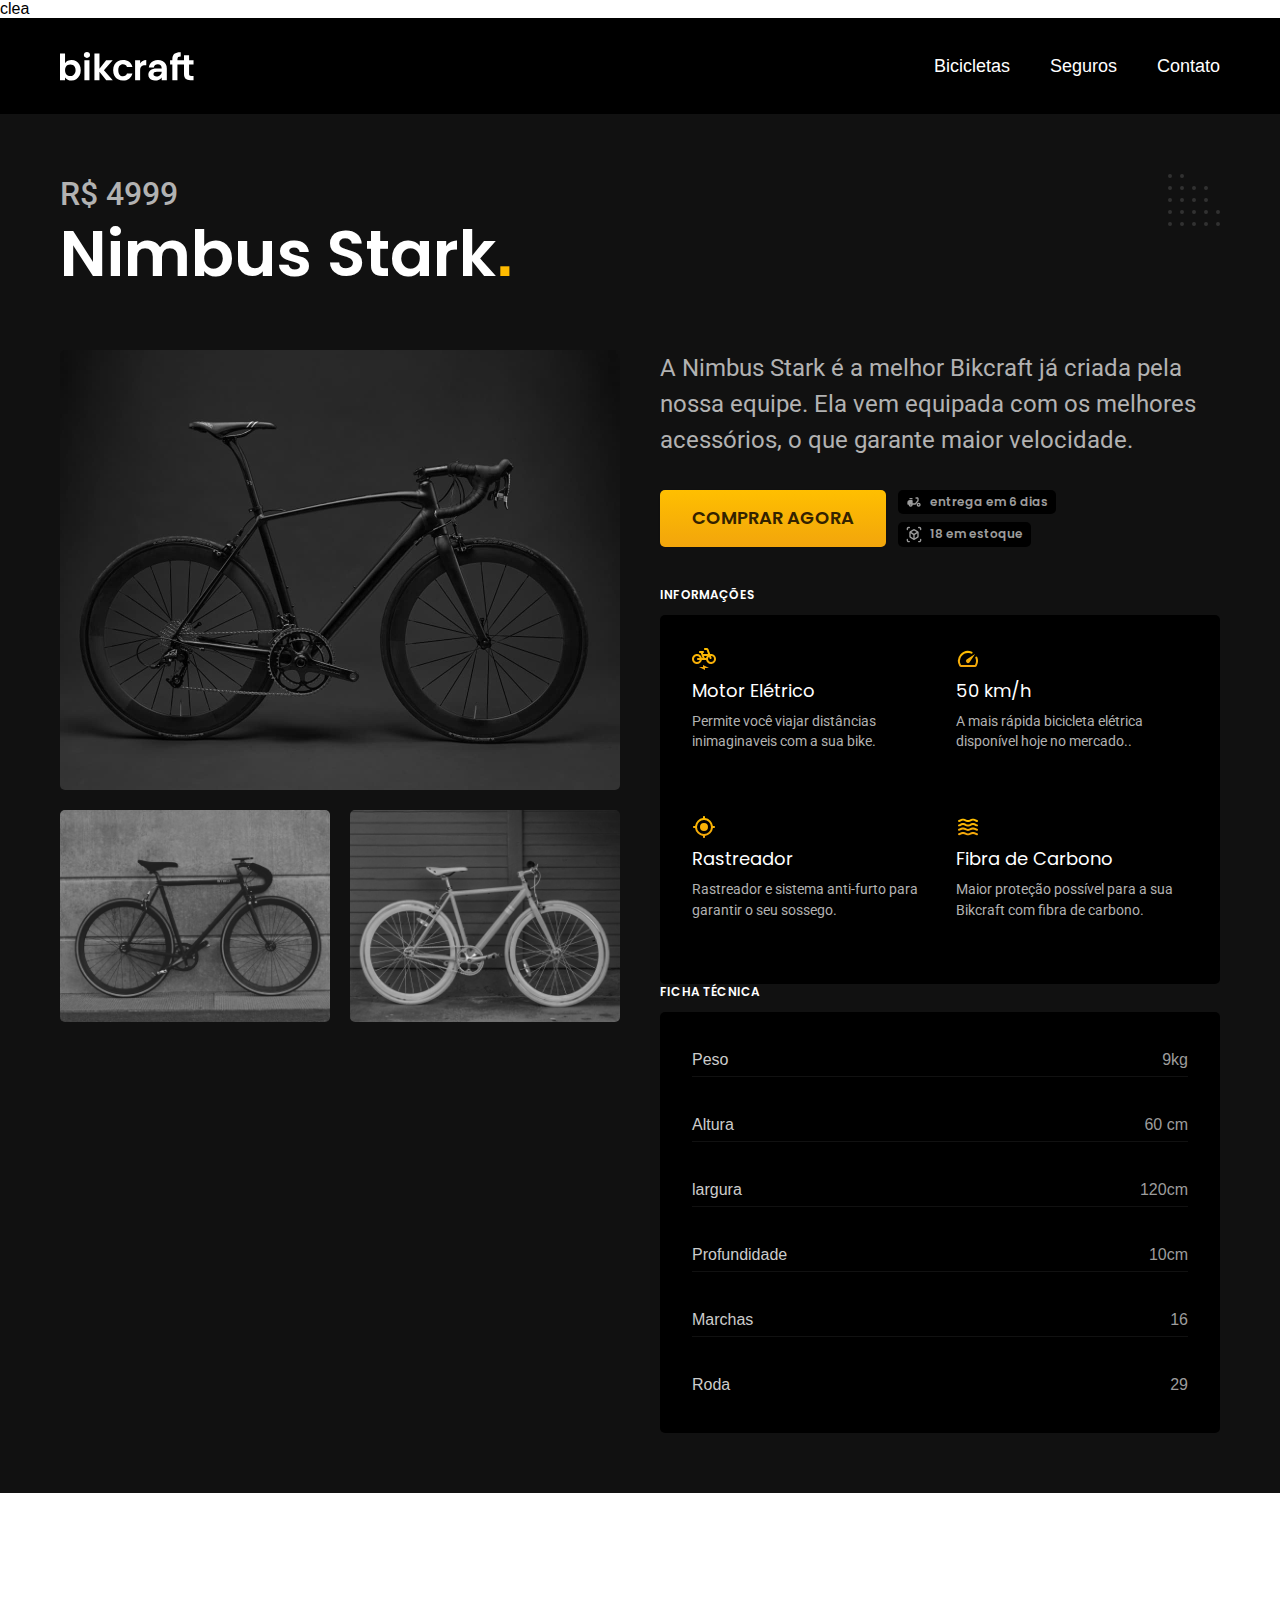
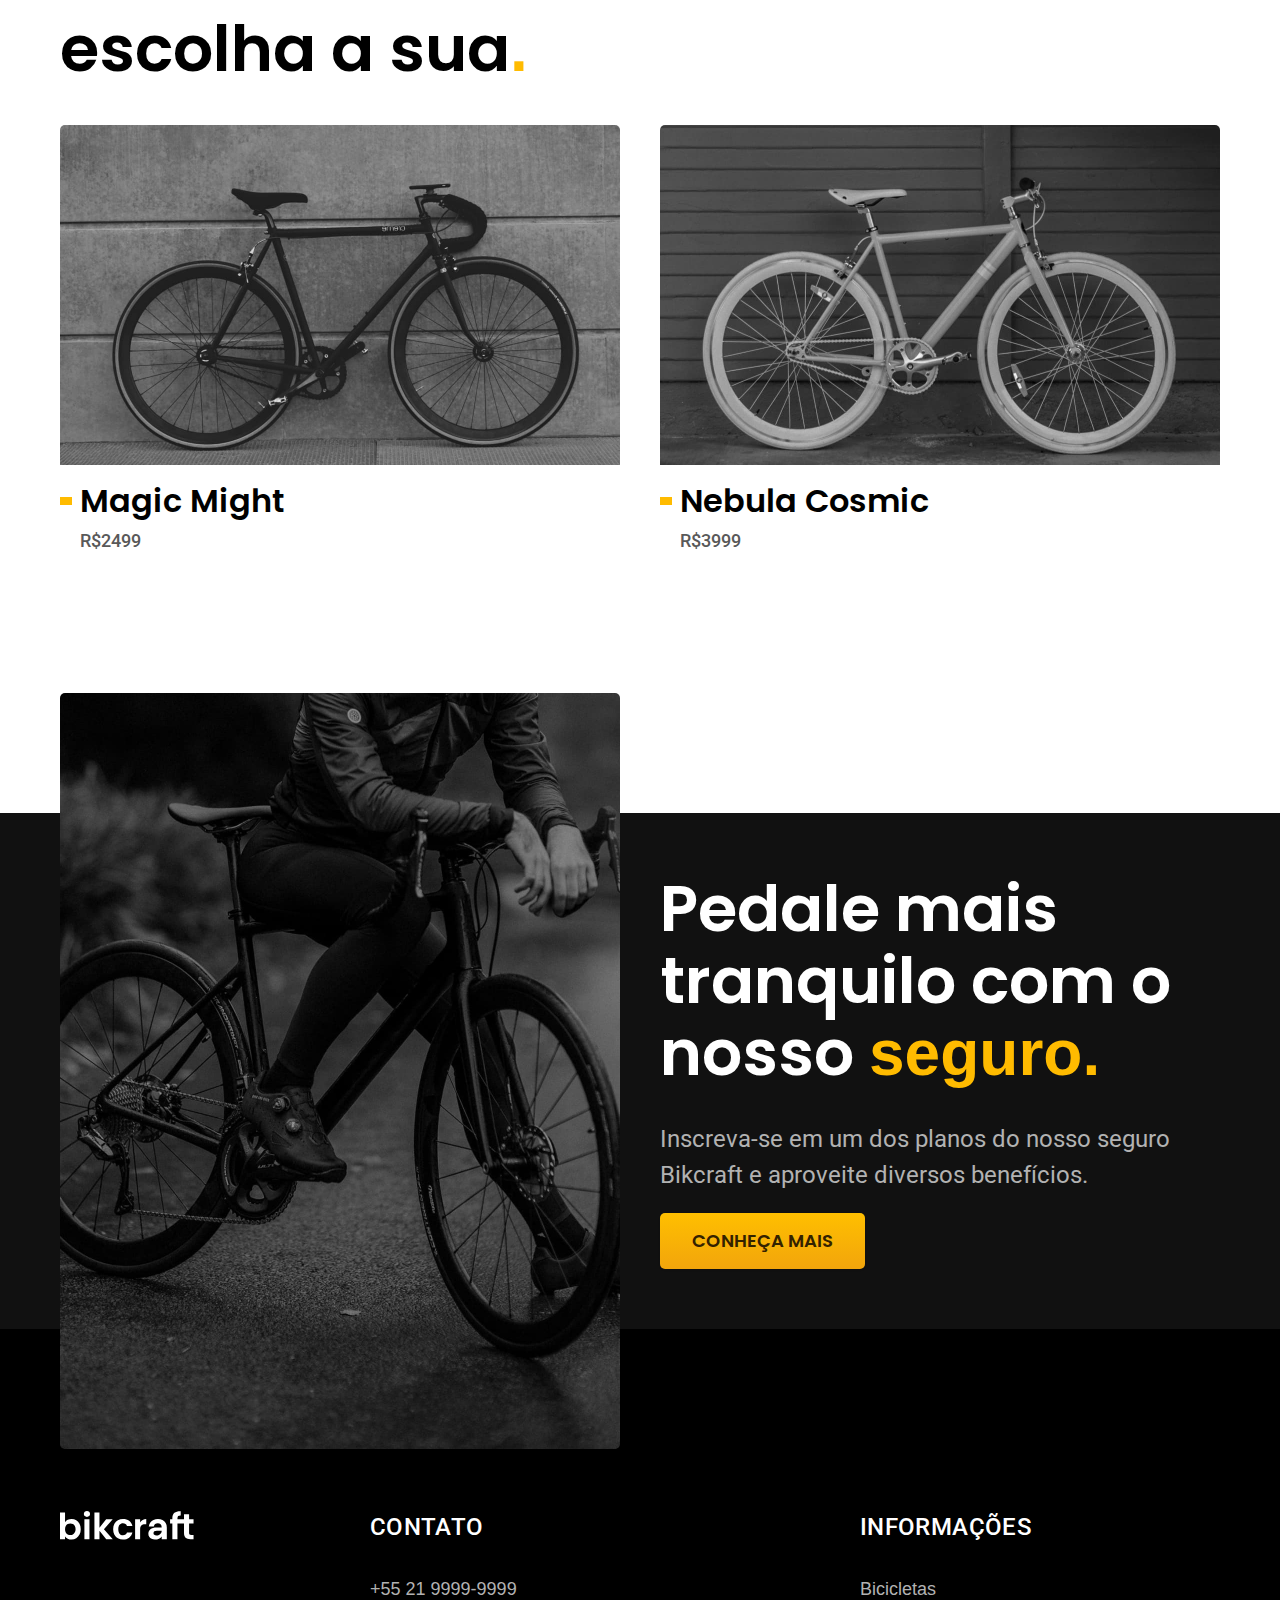
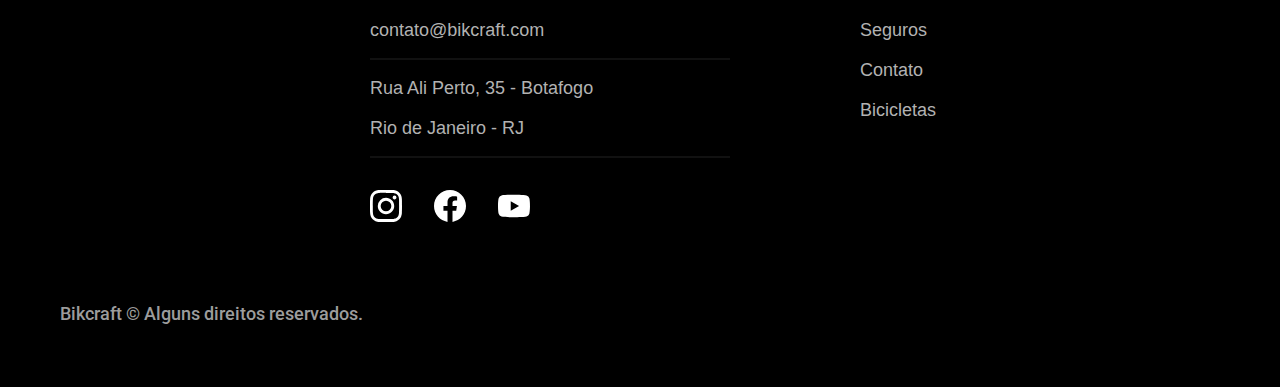
<file: bicicletas/nimbus.html>
<!DOCTYPE html>
<html lang="en">

<head>
  <meta charset="UTF-8">
  <meta name="viewport" content="width=device-width, initial-scale=1.0">
  <meta name="description" content="Termos e condições.">

  <link rel="preconnect" href="https://fonts.googleapis.com">
  <link rel="preconnect" href="https://fonts.gstatic.com" crossorigin>
  <link href="https://fonts.googleapis.com/css2?family=Merriweather:ital,wght@1,900&family=Poppins:wght@400;600&family=Roboto:wght@400;500&display=swap" rel="stylesheet">

  <link rel="icon" href="./favicon.svg" type="image/svg+xml">clea
  <link rel="preload" href="../css/style.css">
  <link rel="stylesheet" href="../css/style.css">

  <script>document.documentElement.classList.add("js")</script>


  <title>Nimbus Stark | Bikcraft</title>
</head>

<body id="bicicletas">
  <header class="header-bg">
    <div class="header container">
      <a href="../index.html">
        <img src="../img/bikcraft.svg" alt="Bikcraft" width="136" height="32">
      </a>
      <nav>
        <ul class="header-menu font-1-m cor-0">
          <li><a href="../bicicletas.html">Bicicletas</a></li>
          <li><a href="../seguros.html">Seguros</a></li>
          <li><a href="../contato.html">Contato</a></li>
        </ul>
      </nav>
    </div>
  </header>

  <main class="titulo-bg">
    <div>
      <div class="titulo container">
        <p class="font-2-xl cor-5">R$ 4999</p>
        <h2 class="font-1-xxl cor-0">Nimbus Stark<span class="cor-p1">.</span></h2>
      </div>
      <div class="bicicletas container">
        <div class="bicicletas-imagem">
          <img src="../img/bicicleta/nimbus1.jpg" alt="Bicicleta1" width="1120" height="880">
          <img src="../img/bicicleta/nimbus2.jpg" alt="Bicicleta2" width="1120" height="880">
          <img src="../img/bicicleta/nimbus3.jpg" alt="Bicicleta3" width="1120" height="880">
        </div>
        <div class="bicicletas-conteudo">
          <p class="font-2-l cor-5">A Nimbus Stark é a melhor Bikcraft já criada pela nossa equipe. Ela vem equipada com os melhores acessórios, o que garante maior velocidade.</p>
          <div class="bicicletas-comprar">
            <a class="botao" href="../orçamento.html?tipo=bikcraft&produto=nimbus">Comprar agora</a>
            <span class="cor-6 font-1-xs"><img src="../img/icones/entrega.svg" alt="entrega" width="16" height="16">entrega em 6 dias</span>
            <span class="cor-6 font-1-xs"><img src="../img/icones/estoque.svg" alt="estoque" width="16" height="16">18 em estoque</span>
          </div>

          <h2 class="font-1-xs cor-0">Informações</h2>
          <ul class="bicicletas-informacoes">
            <li>
              <img src="../img/icones/eletrica.svg" alt="eletrica" width="24" height="24">
              <h3 class="font-1-m cor-0">Motor Elétrico</h3>
              <p class="font-2-xs cor-5">Permite você viajar distâncias inimaginaveis com a sua bike.</p>
            </li>
            <li>
              <img src="../img/icones/velocidade.svg" alt="velocidade" width="24" height="24">
              <h3 class="font-1-m cor-0">50 km/h</h3>
              <p class="font-2-xs cor-5">A mais rápida bicicleta elétrica disponível hoje no mercado..</p>
            </li>
            <li>
              <img src="../img/icones/rastreador.svg" alt="rastreador" width="24" height="24">
              <h3 class="font-1-m cor-0">Rastreador</h3>
              <p class="font-2-xs cor-5">Rastreador e sistema anti-furto para garantir o seu sossego.</p>
            </li>
            <li>
              <img src="../img/icones/carbono.svg" alt="carbono" width="24" height="24">
              <h3 class="font-1-m cor-0">Fibra de Carbono</h3>
              <p class="font-2-xs cor-5">Maior proteção possível para a sua Bikcraft com fibra de carbono.</p>
            </li>
          </ul>
          <h2 class="font-1-xs cor-0">Ficha técnica</h2>
          <ul class="bicicletas-ficha font-2-s cor-4">
            <li>Peso <span class="cor-6">9kg</span></li>
            <li>Altura <span class="cor-6">60 cm</span></li>
            <li>largura <span class="cor-6">120cm</span></li>
            <li>Profundidade <span class="cor-6">10cm</span></li>
            <li>Marchas <span class="cor-6">16</span></li>
            <li>Roda <span class="cor-6">29</span></li>
          </ul>
        </div>
      </div>
  </main>

  <article class="bicicletas-lista  container">
    <h2 class="font-1-xxl">escolha a sua<span class="cor-p1">.</span></h2>

    <ul>
      <li>
        <a href="./magic.html">
          <img src="../img/bicicletas/magic.jpg" alt="Bicicleta preta" width="1120" height="680">
          <h3 class="font-1-xl">Magic Might</h3>
          <span class="font-2-m cor-8">R$2499</span>
        </a>
      </li>
      <li>
        <a href="./nebula.html">
          <img src="../img/bicicletas/nebula.jpg" alt="Bicicleta preta" width="1120" height="680">
          <h3 class="font-1-xl">Nebula Cosmic </h3>
          <span class="font-2-m cor-8">R$3999</span>
        </a>
      </li>
    </ul>

  </article>

  <article class="seguro-bg">
    <div class="seguro container">
      <div class="seguro-imagem">
        <img src="../img/fotos/seguros.jpg" alt="Pessoa parada em cima de uma bicicleta" width="1360" height="1512">
      </div>
      <div class="seguro-conteudo">
        <h2 class="font-1-xxl cor-0">Pedale mais tranquilo com o nosso <span class="cor-p1">seguro.</span></h2>
        <p class="cor-5 font-2-l">Inscreva-se em um dos planos do nosso seguro Bikcraft e aproveite diversos benefícios.</p>
        <a class="botao" href="../seguros.html">conheça mais</a>
      </div>
    </div>
  </article>


  <footer class="footer-bg">
    <div class="footer container">
      <img src="../img/bikcraft.svg" alt="Bikcraft" width="136" height="32">

      <div class="footer-contato">
        <h3 class="font-2-l-b cor-0">Contato</h3>
        <ul class="font-2-m cor-5">
          <li><a href="tel:+552199999999">+55 21 9999-9999</a></li>
          <li><a href="emailto:contato@bikcraft.com">contato@bikcraft.com</a></li>
          <li>Rua Ali Perto, 35 - Botafogo</li>
          <li>Rio de Janeiro - RJ</li>
        </ul>
        <div class="footer-redes">
          <a href="./">
            <img src="../img/redes/instagram.svg" alt="Instagram" width="32" height="32">
          </a>
          <a href="./">
            <img src="../img/redes/facebook.svg" alt="Facebook" width="32" height="32">
          </a>
          <a href="./">
            <img src="../img/redes/youtube.svg" alt="Youtube" width="32" height="32">
          </a>
        </div>
      </div>
      <div class="footer-informacoes">
        <h3 class="font-2-l-b cor-0">Informações</h3>
        <nav>
          <ul class="font-1-m cor-5">
            <li><a href="./bicicletas.html">Bicicletas</a></li>
            <li><a href="./seguros.html">Seguros</a></li>
            <li><a href="./contato.html">Contato</a></li>
            <li><a href="./termosecondicoes.html">Bicicletas</a></li>
          </ul>
        </nav>
      </div>
      <p class="footer-copy font-2-m cor-6">Bikcraft © Alguns direitos reservados.</p>
    </div>
  </footer>

  <script src="../js/script.js"></script>
</body>

</html>
</file>
<file: css/style.css>
/* global */

@import "./global/global.css";
@import "./global/header.css";
@import "./utilitarios/tipografia.css";
@import "./utilitarios/cores.css";
@import "./global/footer.css";
@import "./utilitarios/animação.css";

/* home */

@import "./home/introducao.css";
@import "./home/parceiros.css";
@import "./home/depoimento.css";

/* utilitarios */

@import "./utilitarios/componentes.css";
@import "./utilitarios/formulario.css";

/* bicicletas */

@import "./bicicletas/bicicletas-lista.css";
@import "./bicicletas/bicicletas.css";

/* tecnologias */

@import "./tecnologias/tecnologias.css";

/* seguros */

@import "./seguros/seguros.css";
@import "./seguros/vantagens.css";
@import "./seguros/perguntas.css";

/* termos */

@import "./termos/termos.css";

/* contato */

@import "./contato/contato.css";
@import "./contato/lojas.css";

/* orçamento */

@import "./orçamento/orçamento.css";

/* bicicleta */

@import "./bicicleta/bicicleta.css";
@import "./bicicleta/seguro.css";
</file>
